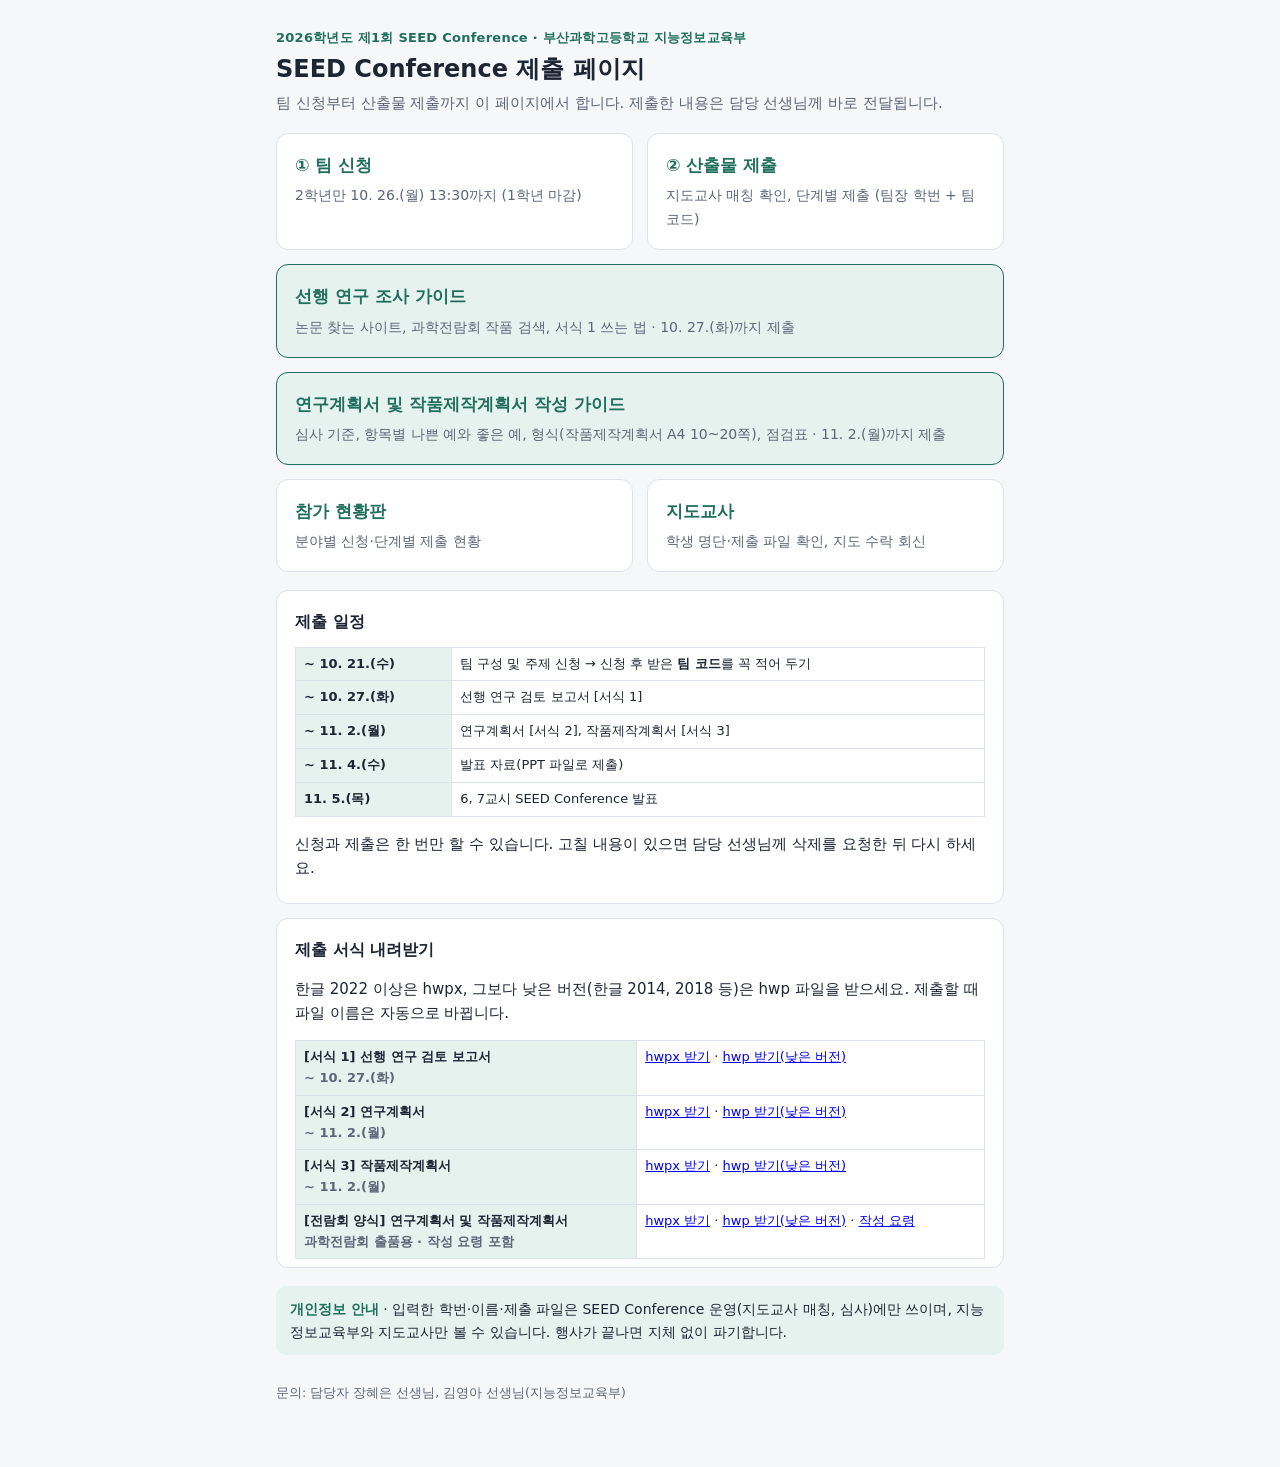
<file: index.html>
<!doctype html>
<html lang="ko"><head><meta charset="utf-8">
<meta http-equiv="Content-Security-Policy" content="default-src 'none'; script-src 'self'; style-src 'self'; img-src 'self' data:; connect-src https://script.google.com https://script.googleusercontent.com; form-action 'none'; base-uri 'none'; object-src 'none'; manifest-src 'none'">
<meta name="referrer" content="no-referrer">
<meta name="robots" content="noindex,nofollow,noarchive">
<meta name="viewport" content="width=device-width,initial-scale=1">
<title>SEED Conference 제출 페이지</title>
<link rel="icon" href="data:,">
<link rel="stylesheet" href="assets/common.css">
<script src="assets/config.js" defer></script>
<script src="assets/common.js" defer></script>
</head><body><div class="wrap">
<header>
  <div class="kicker">2026학년도 제1회 SEED Conference · 부산과학고등학교 지능정보교육부</div>
  <h1>SEED Conference 제출 페이지</h1>
  <p>팀 신청부터 산출물 제출까지 이 페이지에서 합니다. 제출한 내용은 담당 선생님께 바로 전달됩니다.</p>
</header>
<div class="links">
  <a href="student.html"><b>① 팀 신청</b><span>2학년만 10. 26.(월) 13:30까지 (1학년 마감)</span></a>
  <a href="submit.html"><b>② 산출물 제출</b><span>지도교사 매칭 확인, 단계별 제출 (팀장 학번 + 팀 코드)</span></a>
  <a class="wide" href="guide.html"><b>선행 연구 조사 가이드</b><span>논문 찾는 사이트, 과학전람회 작품 검색, 서식 1 쓰는 법 · 10. 27.(화)까지 제출</span></a>
  <a class="wide" href="plan.html"><b>연구계획서 및 작품제작계획서 작성 가이드</b><span>심사 기준, 항목별 나쁜 예와 좋은 예, 형식(작품제작계획서 A4 10~20쪽), 점검표 · 11. 2.(월)까지 제출</span></a>
  <a href="board.html"><b>참가 현황판</b><span>분야별 신청·단계별 제출 현황</span></a>
  <a href="teacher.html"><b>지도교사</b><span>학생 명단·제출 파일 확인, 지도 수락 회신</span></a>
</div>
<div class="card"><h2>제출 일정</h2>
  <table><tbody>
    <tr><th>~ 10. 21.(수)</th><td>팀 구성 및 주제 신청 → 신청 후 받은 <b>팀 코드</b>를 꼭 적어 두기</td></tr>
    <tr><th>~ 10. 27.(화)</th><td>선행 연구 검토 보고서 [서식 1]</td></tr>
    <tr><th>~ 11. 2.(월)</th><td>연구계획서 [서식 2], 작품제작계획서 [서식 3]</td></tr>
    <tr><th>~ 11. 4.(수)</th><td>발표 자료(PPT 파일로 제출)</td></tr>
    <tr><th>11. 5.(목)</th><td>6, 7교시 SEED Conference 발표</td></tr>
  </tbody></table>
  <p class="hint">신청과 제출은 한 번만 할 수 있습니다. 고칠 내용이 있으면 담당 선생님께 삭제를 요청한 뒤 다시 하세요.</p>
</div>
<div class="card"><h2>제출 서식 내려받기</h2>
  <p class="hint">한글 2022 이상은 hwpx, 그보다 낮은 버전(한글 2014, 2018 등)은 hwp 파일을 받으세요. 제출할 때 파일 이름은 자동으로 바뀝니다.</p>
  <div class="tablewrap"><table><tbody>
    <tr><th>[서식 1] 선행 연구 검토 보고서<br><span class="muted">~ 10. 27.(화)</span></th><td><a href="forms/seed-form1.hwpx" download="[서식1] SEED_선행연구검토보고서.hwpx">hwpx 받기</a> · <a href="forms/seed-form1.hwp" download="[서식1] SEED_선행연구검토보고서.hwp">hwp 받기(낮은 버전)</a></td></tr>
    <tr><th>[서식 2] 연구계획서<br><span class="muted">~ 11. 2.(월)</span></th><td><a href="forms/seed-form2.hwpx" download="[서식2] SEED_연구계획서.hwpx">hwpx 받기</a> · <a href="forms/seed-form2.hwp" download="[서식2] SEED_연구계획서.hwp">hwp 받기(낮은 버전)</a></td></tr>
    <tr><th>[서식 3] 작품제작계획서<br><span class="muted">~ 11. 2.(월)</span></th><td><a href="forms/seed-form3.hwpx" download="[서식3] SEED_작품제작계획서.hwpx">hwpx 받기</a> · <a href="forms/seed-form3.hwp" download="[서식3] SEED_작품제작계획서.hwp">hwp 받기(낮은 버전)</a></td></tr>
    <tr><th>[전람회 양식] 연구계획서 및 작품제작계획서<br><span class="muted">과학전람회 출품용 · 작성 요령 포함</span></th><td><a href="forms/seed-fair-plan.hwpx" download="[전람회 양식] 연구계획서 및 작품제작계획서.hwpx">hwpx 받기</a> · <a href="forms/seed-fair-plan.hwp" download="[전람회 양식] 연구계획서 및 작품제작계획서.hwp">hwp 받기(낮은 버전)</a> · <a href="plan.html#fair">작성 요령</a></td></tr>
  </tbody></table></div>
</div>
<div class="notice"><b>개인정보 안내</b> · 입력한 학번·이름·제출 파일은 SEED Conference 운영(지도교사 매칭, 심사)에만 쓰이며, 지능정보교육부와 지도교사만 볼 수 있습니다. 행사가 끝나면 지체 없이 파기합니다.</div>
<footer>문의: 담당자 장혜은 선생님, 김영아 선생님(지능정보교육부)</footer>
</div></body></html>
</file>
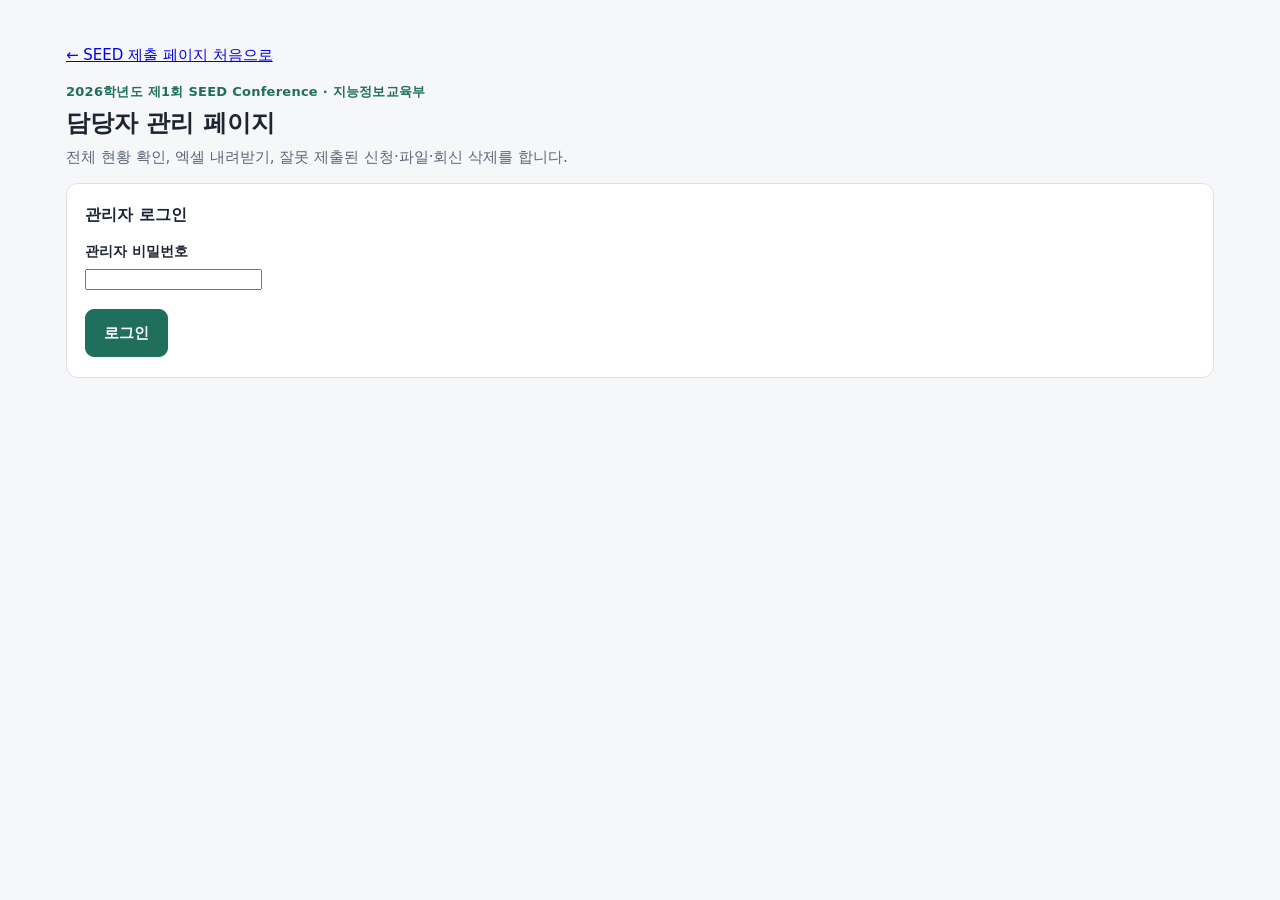
<file: admin.html>
<!doctype html>
<html lang="ko"><head><meta charset="utf-8">
<meta http-equiv="Content-Security-Policy" content="default-src 'none'; script-src 'self'; style-src 'self'; img-src 'self' data:; connect-src https://script.google.com https://script.googleusercontent.com; form-action 'none'; base-uri 'none'; object-src 'none'; manifest-src 'none'">
<meta name="referrer" content="no-referrer">
<meta name="robots" content="noindex,nofollow,noarchive">
<meta name="viewport" content="width=device-width,initial-scale=1">
<title>SEED 담당자 관리</title>
<link rel="icon" href="data:,">
<link rel="stylesheet" href="assets/common.css">
<script src="assets/config.js" defer></script>
<script src="assets/common.js" defer></script>
<script src="assets/xlsx-0.18.5.mini.min.js" defer></script>
<script src="assets/dash.js" defer></script>
<script src="assets/admin.js" defer></script>
</head><body><div class="wrap wide">
<p class="muted"><a href="./">← SEED 제출 페이지 처음으로</a></p>
<header>
  <div class="kicker">2026학년도 제1회 SEED Conference · 지능정보교육부</div>
  <h1>담당자 관리 페이지</h1>
  <p>전체 현황 확인, 엑셀 내려받기, 잘못 제출된 신청·파일·회신 삭제를 합니다.</p>
</header>
<form id="login" class="card" novalidate><h2>관리자 로그인</h2>
  <div class="field"><label for="pw">관리자 비밀번호</label><input type="password" id="pw" autocomplete="current-password"></div>
  <div class="actions"><button type="submit" class="primary" id="enter">로그인</button></div>
  <div id="lmsg" class="msg" role="status"></div>
</form>
<div id="app" class="hidden">
  <div class="tabs"><button type="button" class="primary" id="xlsx">엑셀로 내려받기</button><button type="button" id="reload">새로고침</button><button type="button" id="logout" class="right">로그아웃</button></div>
  <div class="stats" id="stats"></div>
  <div id="dmsg" class="msg" role="status"></div>
  <div class="card"><h2>신청 팀·제출 현황</h2>
    <div class="filters"><select id="fArea"><option value="">전체 분야</option></select><input type="text" id="fQ" maxlength="20" placeholder="학번·이름·주제 검색"></div>
    <div class="hint">팀을 삭제하면 그 팀의 제출 파일도 함께 지워지고, 학생들이 다시 신청할 수 있게 됩니다. 파일만 삭제하면 그 단계만 다시 제출할 수 있습니다.</div>
    <div class="tablewrap" id="teams"></div></div>
  <div class="card"><h2>1학년 반별 신청 현황 · 미신청 학생</h2><div id="classes"></div></div>
  <div class="card"><h2>지도교사 회신</h2><div class="tablewrap" id="replies"></div></div>
</div>
</div></body></html>
</file>
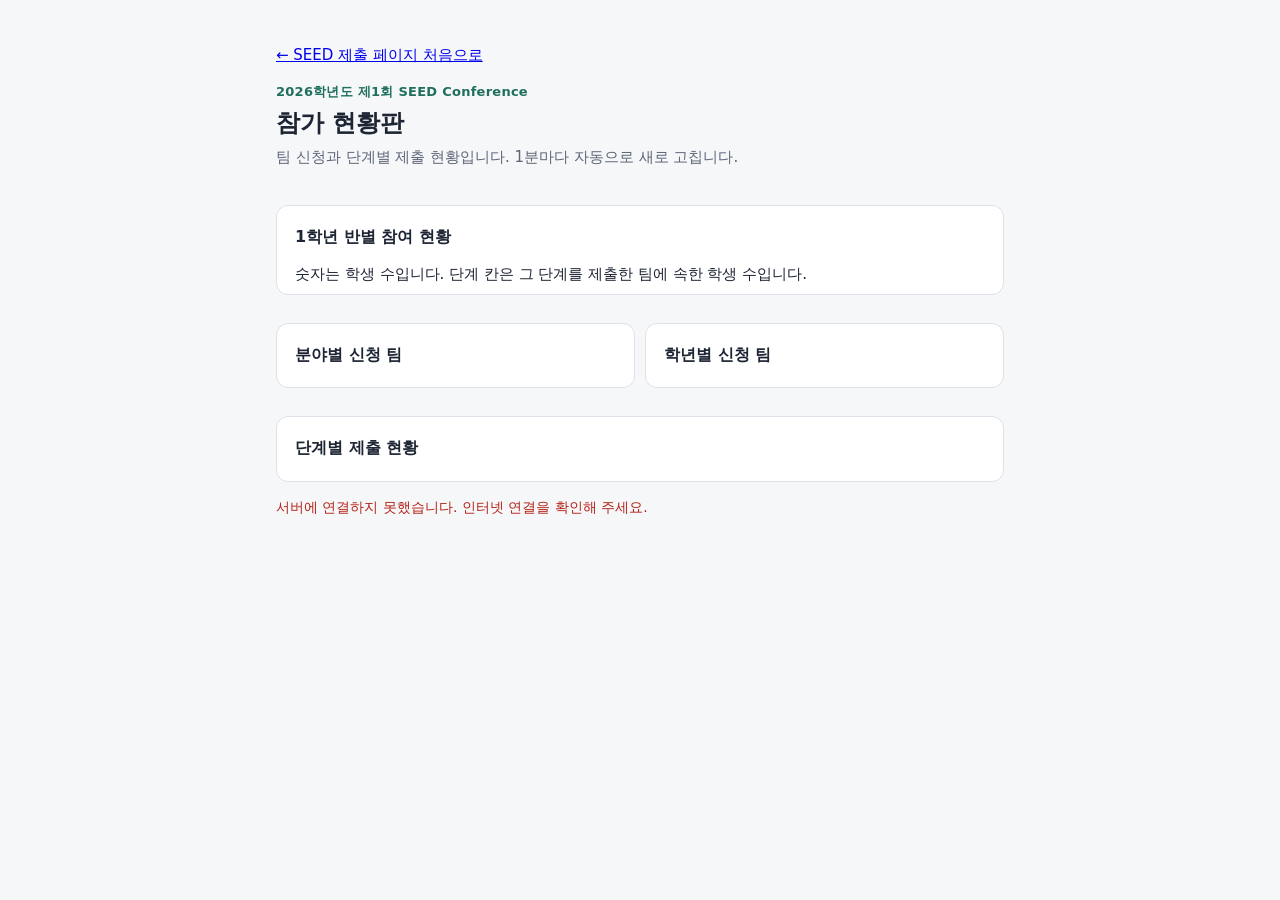
<file: board.html>
<!doctype html>
<html lang="ko"><head><meta charset="utf-8">
<meta http-equiv="Content-Security-Policy" content="default-src 'none'; script-src 'self'; style-src 'self'; img-src 'self' data:; connect-src https://script.google.com https://script.googleusercontent.com; form-action 'none'; base-uri 'none'; object-src 'none'; manifest-src 'none'">
<meta name="referrer" content="no-referrer">
<meta name="robots" content="noindex,nofollow,noarchive">
<meta name="viewport" content="width=device-width,initial-scale=1">
<title>SEED 참가 현황판</title>
<link rel="icon" href="data:,">
<link rel="stylesheet" href="assets/common.css">
<script src="assets/config.js" defer></script>
<script src="assets/common.js" defer></script>
<script src="assets/board.js" defer></script>
</head><body><div class="wrap">
<p class="muted"><a href="./">← SEED 제출 페이지 처음으로</a></p>
<header>
  <div class="kicker">2026학년도 제1회 SEED Conference</div>
  <h1>참가 현황판</h1>
  <p>팀 신청과 단계별 제출 현황입니다. 1분마다 자동으로 새로 고칩니다. <span class="muted" id="updated"></span></p>
</header>
<div class="big" id="big"></div>
<div class="card" id="gradeCard"><h2>1학년 반별 참여 현황 <span class="muted" id="g1sum"></span></h2>
  <div class="tablewrap"><table class="cls" id="cls"></table></div>
  <div class="hint">숫자는 학생 수입니다. 단계 칸은 그 단계를 제출한 팀에 속한 학생 수입니다.</div></div>
<div class="grid2 board">
  <div class="card"><h2>분야별 신청 팀</h2><div id="areas" class="bars"></div></div>
  <div class="card"><h2>학년별 신청 팀</h2><div id="grades" class="bars"></div></div>
</div>
<div class="card"><h2>단계별 제출 현황</h2><div id="stages" class="bars"></div></div>
<div id="msg" class="msg" role="status"></div>
</div></body></html>
</file>
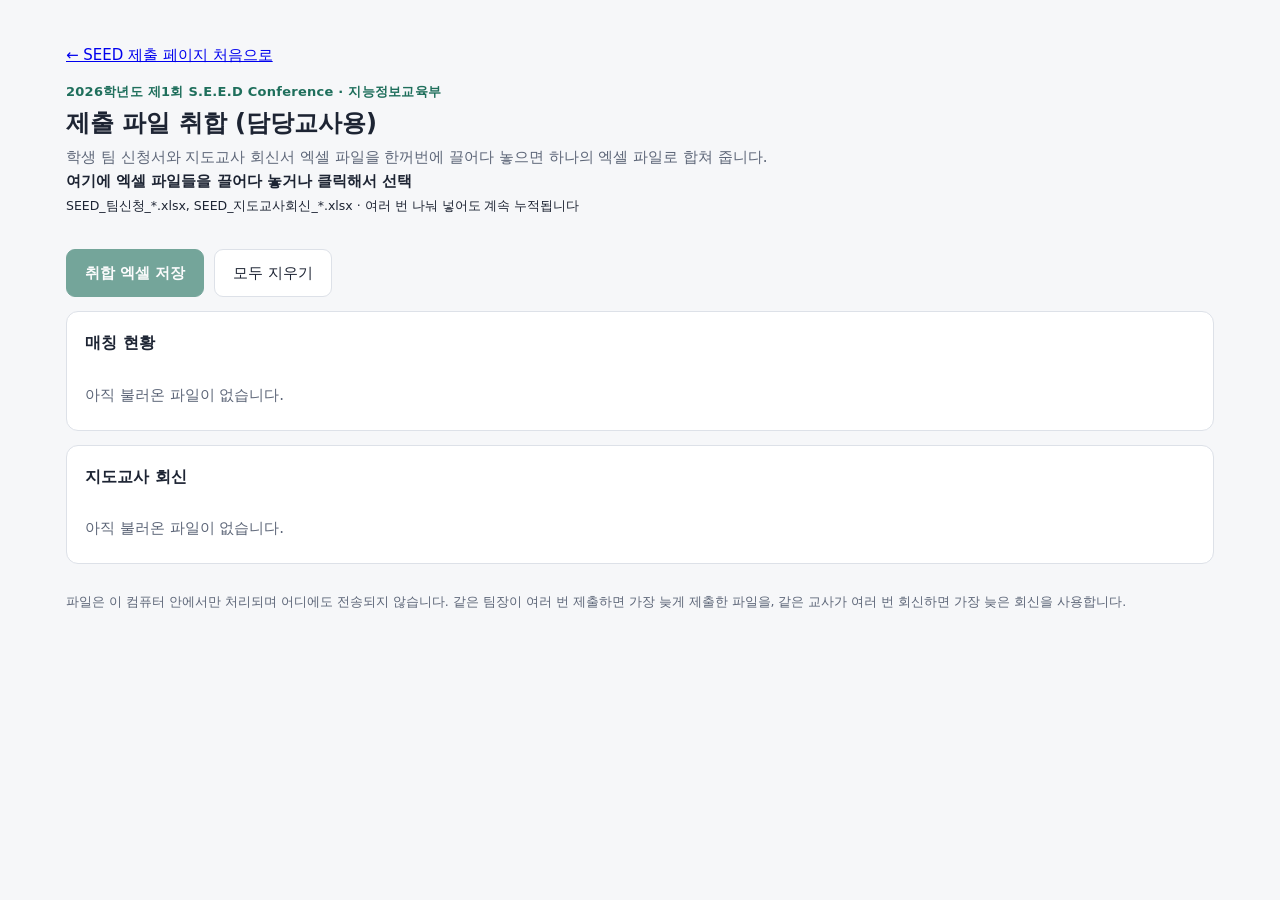
<file: collect.html>
<!doctype html>
<html lang="ko"><head><meta charset="utf-8">
<meta http-equiv="Content-Security-Policy" content="default-src 'none'; script-src 'self'; style-src 'self'; img-src 'self' data:; connect-src 'none'; form-action 'none'; base-uri 'none'; object-src 'none'; manifest-src 'none'">
<meta name="referrer" content="no-referrer">
<meta name="robots" content="noindex,nofollow,noarchive">
<meta name="viewport" content="width=device-width,initial-scale=1">
<title>SEED 제출 파일 취합</title>
<link rel="icon" href="data:,">
<link rel="stylesheet" href="assets/common.css">
<script src="assets/xlsx-0.18.5.mini.min.js" defer></script>
<script src="assets/common.js" defer></script>
<script src="assets/xlsxread.js" defer></script>
<script src="assets/collect.js" defer></script>
</head><body><div class="wrap wide">
<p class="muted"><a href="./">← SEED 제출 페이지 처음으로</a></p>
<header>
  <div class="kicker">2026학년도 제1회 S.E.E.D Conference · 지능정보교육부</div>
  <h1>제출 파일 취합 (담당교사용)</h1>
  <p>학생 팀 신청서와 지도교사 회신서 엑셀 파일을 한꺼번에 끌어다 놓으면 하나의 엑셀 파일로 합쳐 줍니다.</p>
</header>

<label class="drop" id="drop">
  <input type="file" id="file" multiple accept=".xlsx" hidden>
  <b>여기에 엑셀 파일들을 끌어다 놓거나 클릭해서 선택</b><br>
  <small>SEED_팀신청_*.xlsx, SEED_지도교사회신_*.xlsx · 여러 번 나눠 넣어도 계속 누적됩니다</small>
</label>

<div class="stats" id="stats"></div>
<div id="warns"></div>
<div class="actions">
  <button class="primary" id="save" disabled>취합 엑셀 저장</button>
  <button id="clear">모두 지우기</button>
</div>
<div id="msg" class="msg"></div>

<div class="card"><h2>매칭 현황</h2><div class="tablewrap" id="tblMatch"><p class="muted">아직 불러온 파일이 없습니다.</p></div></div>
<div class="card"><h2>지도교사 회신</h2><div class="tablewrap" id="tblTeacher"><p class="muted">아직 불러온 파일이 없습니다.</p></div></div>
<footer>파일은 이 컴퓨터 안에서만 처리되며 어디에도 전송되지 않습니다. 같은 팀장이 여러 번 제출하면 가장 늦게 제출한 파일을, 같은 교사가 여러 번 회신하면 가장 늦은 회신을 사용합니다.</footer>
</div>
</body></html>
</file>
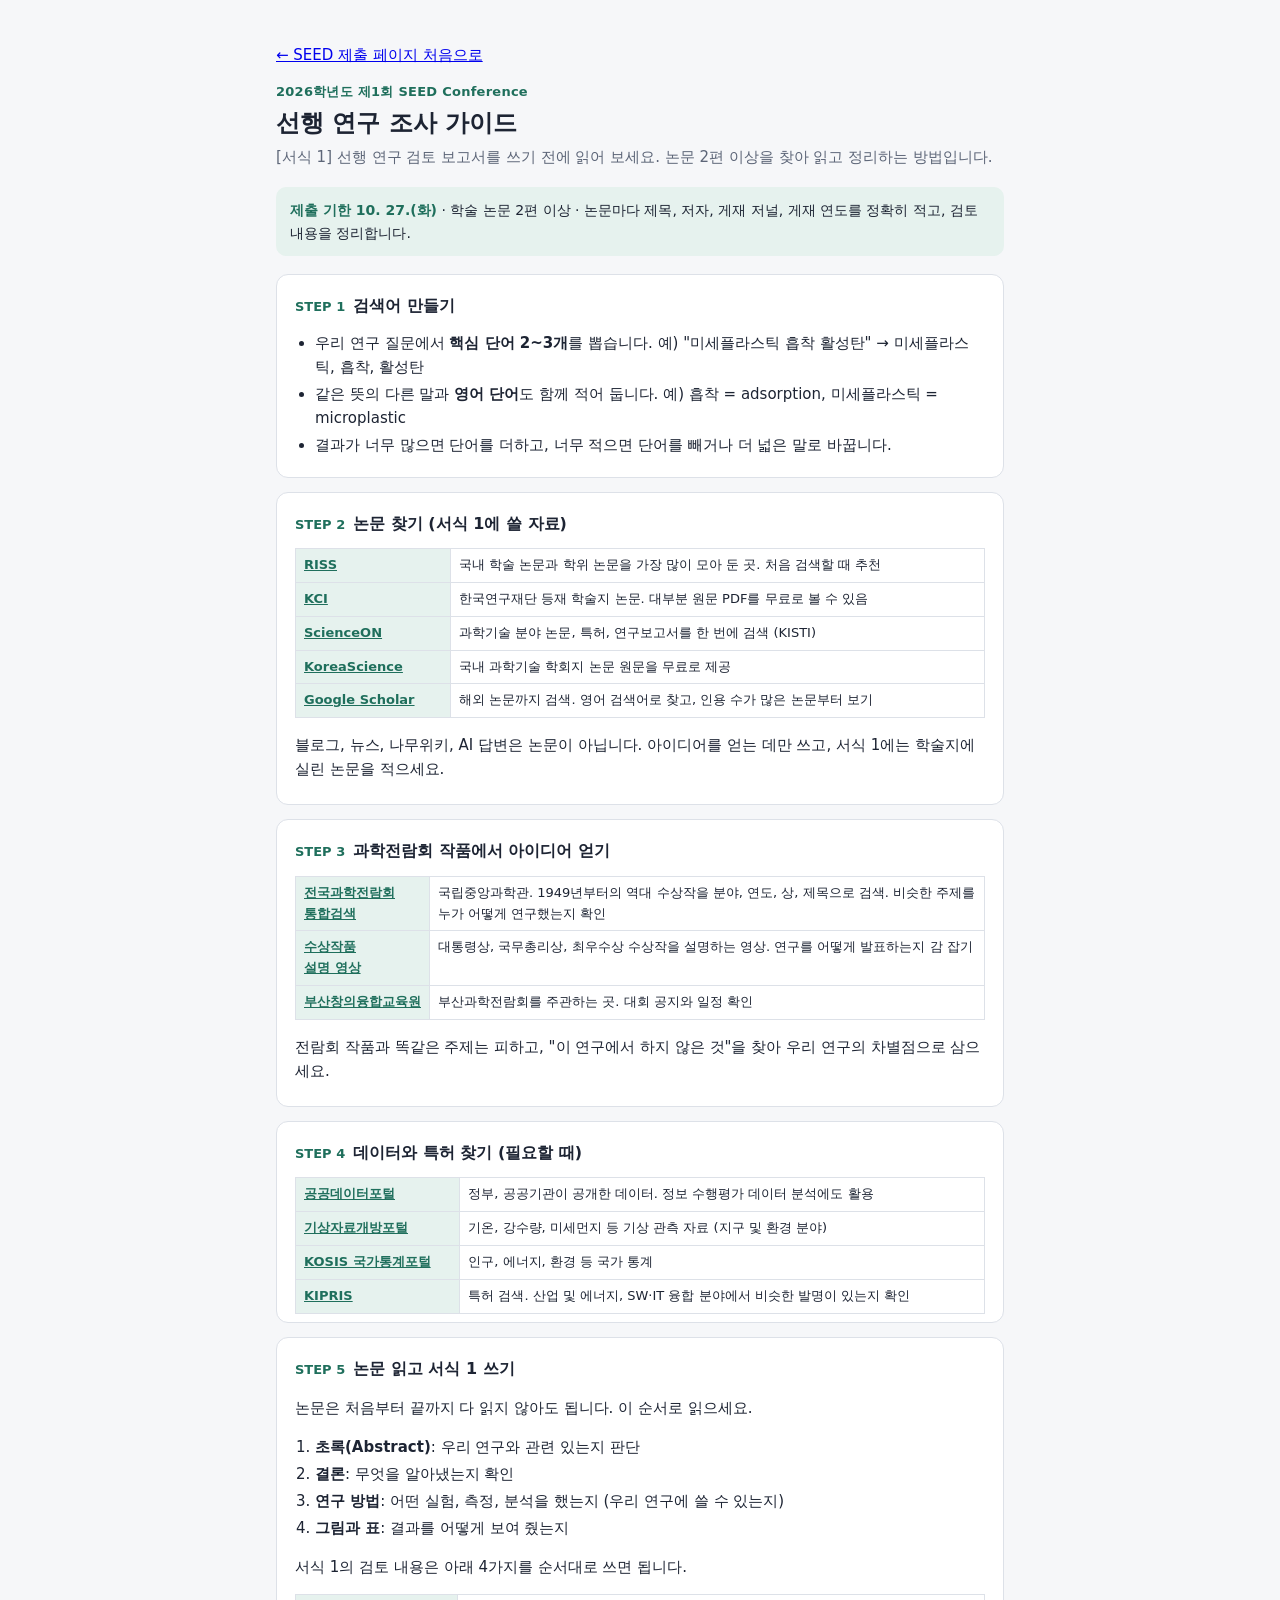
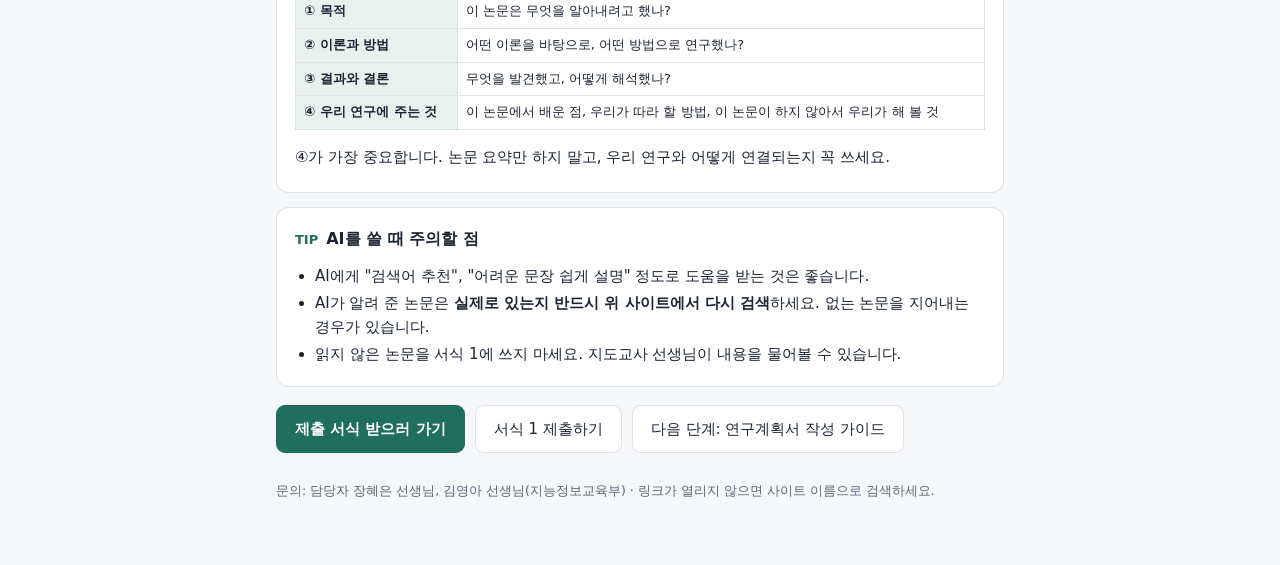
<file: guide.html>
<!doctype html>
<html lang="ko"><head><meta charset="utf-8">
<meta http-equiv="Content-Security-Policy" content="default-src 'none'; script-src 'self'; style-src 'self'; img-src 'self' data:; connect-src https://script.google.com https://script.googleusercontent.com; form-action 'none'; base-uri 'none'; object-src 'none'; manifest-src 'none'">
<meta name="referrer" content="no-referrer">
<meta name="robots" content="noindex,nofollow,noarchive">
<meta name="viewport" content="width=device-width,initial-scale=1">
<title>SEED 선행 연구 조사 가이드</title>
<link rel="icon" href="data:,">
<link rel="stylesheet" href="assets/common.css">
<script src="assets/config.js" defer></script>
<script src="assets/common.js" defer></script>
</head><body><div class="wrap">
<p class="muted"><a href="./">← SEED 제출 페이지 처음으로</a></p>
<header>
  <div class="kicker">2026학년도 제1회 SEED Conference</div>
  <h1>선행 연구 조사 가이드</h1>
  <p>[서식 1] 선행 연구 검토 보고서를 쓰기 전에 읽어 보세요. 논문 2편 이상을 찾아 읽고 정리하는 방법입니다.</p>
</header>

<div class="notice"><b>제출 기한 10. 27.(화)</b> · 학술 논문 2편 이상 · 논문마다 제목, 저자, 게재 저널, 게재 연도를 정확히 적고, 검토 내용을 정리합니다.</div>

<div class="card"><h2><span class="step">STEP 1</span>검색어 만들기</h2>
  <ul>
    <li>우리 연구 질문에서 <b>핵심 단어 2~3개</b>를 뽑습니다. 예) "미세플라스틱 흡착 활성탄" → 미세플라스틱, 흡착, 활성탄</li>
    <li>같은 뜻의 다른 말과 <b>영어 단어</b>도 함께 적어 둡니다. 예) 흡착 = adsorption, 미세플라스틱 = microplastic</li>
    <li>결과가 너무 많으면 단어를 더하고, 너무 적으면 단어를 빼거나 더 넓은 말로 바꿉니다.</li>
  </ul>
</div>

<div class="card"><h2><span class="step">STEP 2</span>논문 찾기 (서식 1에 쓸 자료)</h2>
  <div class="tablewrap"><table><tbody>
    <tr><th><a href="https://www.riss.kr" target="_blank" rel="noopener noreferrer">RISS</a></th><td>국내 학술 논문과 학위 논문을 가장 많이 모아 둔 곳. 처음 검색할 때 추천</td></tr>
    <tr><th><a href="https://www.kci.go.kr" target="_blank" rel="noopener noreferrer">KCI</a></th><td>한국연구재단 등재 학술지 논문. 대부분 원문 PDF를 무료로 볼 수 있음</td></tr>
    <tr><th><a href="https://scienceon.kisti.re.kr" target="_blank" rel="noopener noreferrer">ScienceON</a></th><td>과학기술 분야 논문, 특허, 연구보고서를 한 번에 검색 (KISTI)</td></tr>
    <tr><th><a href="https://www.koreascience.kr" target="_blank" rel="noopener noreferrer">KoreaScience</a></th><td>국내 과학기술 학회지 논문 원문을 무료로 제공</td></tr>
    <tr><th><a href="https://scholar.google.co.kr" target="_blank" rel="noopener noreferrer">Google Scholar</a></th><td>해외 논문까지 검색. 영어 검색어로 찾고, 인용 수가 많은 논문부터 보기</td></tr>
  </tbody></table></div>
  <p class="hint">블로그, 뉴스, 나무위키, AI 답변은 논문이 아닙니다. 아이디어를 얻는 데만 쓰고, 서식 1에는 학술지에 실린 논문을 적으세요.</p>
</div>

<div class="card"><h2><span class="step">STEP 3</span>과학전람회 작품에서 아이디어 얻기</h2>
  <div class="tablewrap"><table><tbody>
    <tr><th><a href="https://www.science.go.kr/mps/1079/bbs/423/moveBbsNttList.do" target="_blank" rel="noopener noreferrer">전국과학전람회<br>통합검색</a></th><td>국립중앙과학관. 1949년부터의 역대 수상작을 분야, 연도, 상, 제목으로 검색. 비슷한 주제를 누가 어떻게 연구했는지 확인</td></tr>
    <tr><th><a href="https://www.science.go.kr/mps/1081/bbs/158/moveBbsNttList.do" target="_blank" rel="noopener noreferrer">수상작품<br>설명 영상</a></th><td>대통령상, 국무총리상, 최우수상 수상작을 설명하는 영상. 연구를 어떻게 발표하는지 감 잡기</td></tr>
    <tr><th><a href="https://home.pen.go.kr/bicce/" target="_blank" rel="noopener noreferrer">부산창의융합교육원</a></th><td>부산과학전람회를 주관하는 곳. 대회 공지와 일정 확인</td></tr>
  </tbody></table></div>
  <p class="hint">전람회 작품과 똑같은 주제는 피하고, "이 연구에서 하지 않은 것"을 찾아 우리 연구의 차별점으로 삼으세요.</p>
</div>

<div class="card"><h2><span class="step">STEP 4</span>데이터와 특허 찾기 (필요할 때)</h2>
  <div class="tablewrap"><table><tbody>
    <tr><th><a href="https://www.data.go.kr" target="_blank" rel="noopener noreferrer">공공데이터포털</a></th><td>정부, 공공기관이 공개한 데이터. 정보 수행평가 데이터 분석에도 활용</td></tr>
    <tr><th><a href="https://data.kma.go.kr" target="_blank" rel="noopener noreferrer">기상자료개방포털</a></th><td>기온, 강수량, 미세먼지 등 기상 관측 자료 (지구 및 환경 분야)</td></tr>
    <tr><th><a href="https://kosis.kr" target="_blank" rel="noopener noreferrer">KOSIS 국가통계포털</a></th><td>인구, 에너지, 환경 등 국가 통계</td></tr>
    <tr><th><a href="https://www.kipris.or.kr" target="_blank" rel="noopener noreferrer">KIPRIS</a></th><td>특허 검색. 산업 및 에너지, SW·IT 융합 분야에서 비슷한 발명이 있는지 확인</td></tr>
  </tbody></table></div>
</div>

<div class="card"><h2><span class="step">STEP 5</span>논문 읽고 서식 1 쓰기</h2>
  <p>논문은 처음부터 끝까지 다 읽지 않아도 됩니다. 이 순서로 읽으세요.</p>
  <ol>
    <li><b>초록(Abstract)</b>: 우리 연구와 관련 있는지 판단</li>
    <li><b>결론</b>: 무엇을 알아냈는지 확인</li>
    <li><b>연구 방법</b>: 어떤 실험, 측정, 분석을 했는지 (우리 연구에 쓸 수 있는지)</li>
    <li><b>그림과 표</b>: 결과를 어떻게 보여 줬는지</li>
  </ol>
  <p>서식 1의 검토 내용은 아래 4가지를 순서대로 쓰면 됩니다.</p>
  <div class="tablewrap"><table><tbody>
    <tr><th>① 목적</th><td>이 논문은 무엇을 알아내려고 했나?</td></tr>
    <tr><th>② 이론과 방법</th><td>어떤 이론을 바탕으로, 어떤 방법으로 연구했나?</td></tr>
    <tr><th>③ 결과와 결론</th><td>무엇을 발견했고, 어떻게 해석했나?</td></tr>
    <tr><th>④ 우리 연구에 주는 것</th><td>이 논문에서 배운 점, 우리가 따라 할 방법, 이 논문이 하지 않아서 우리가 해 볼 것</td></tr>
  </tbody></table></div>
  <p class="hint">④가 가장 중요합니다. 논문 요약만 하지 말고, 우리 연구와 어떻게 연결되는지 꼭 쓰세요.</p>
</div>

<div class="card"><h2><span class="step">TIP</span>AI를 쓸 때 주의할 점</h2>
  <ul>
    <li>AI에게 "검색어 추천", "어려운 문장 쉽게 설명" 정도로 도움을 받는 것은 좋습니다.</li>
    <li>AI가 알려 준 논문은 <b>실제로 있는지 반드시 위 사이트에서 다시 검색</b>하세요. 없는 논문을 지어내는 경우가 있습니다.</li>
    <li>읽지 않은 논문을 서식 1에 쓰지 마세요. 지도교사 선생님이 내용을 물어볼 수 있습니다.</li>
  </ul>
</div>

<div class="actions"><a class="btn primary" href="./">제출 서식 받으러 가기</a><a class="btn" href="submit.html">서식 1 제출하기</a><a class="btn" href="plan.html">다음 단계: 연구계획서 작성 가이드</a></div>
<footer>문의: 담당자 장혜은 선생님, 김영아 선생님(지능정보교육부) · 링크가 열리지 않으면 사이트 이름으로 검색하세요.</footer>
</div></body></html>
</file>
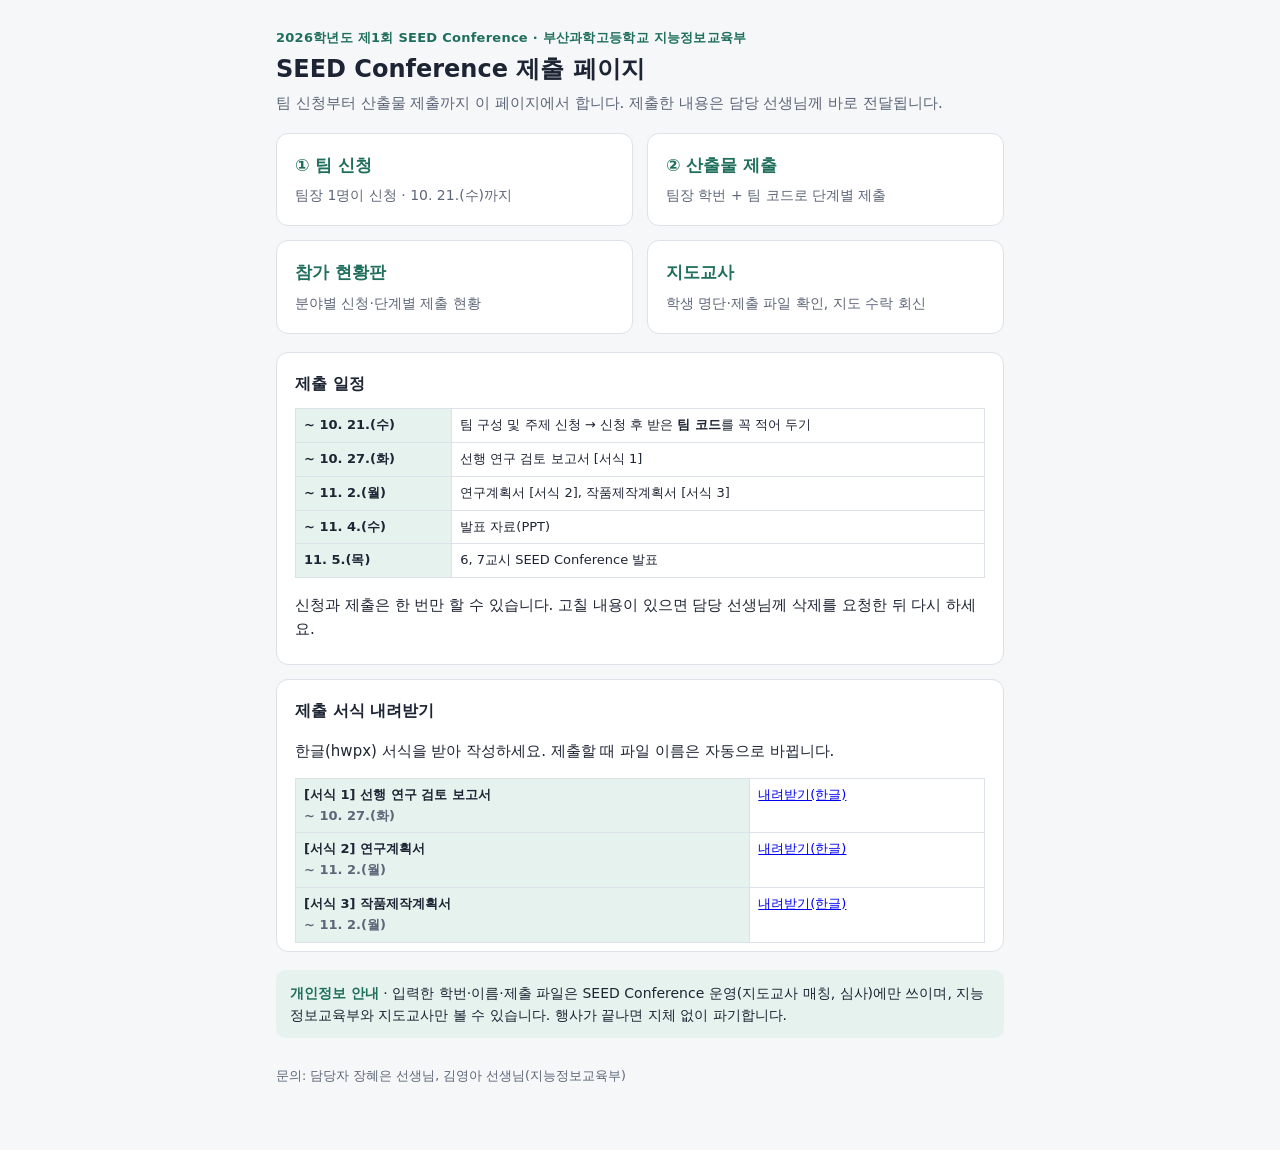
<file: index_1.html>
<!doctype html>
<html lang="ko"><head><meta charset="utf-8">
<meta http-equiv="Content-Security-Policy" content="default-src 'none'; script-src 'self'; style-src 'self'; img-src 'self' data:; connect-src https://script.google.com https://script.googleusercontent.com; form-action 'none'; base-uri 'none'; object-src 'none'; manifest-src 'none'">
<meta name="referrer" content="no-referrer">
<meta name="robots" content="noindex,nofollow,noarchive">
<meta name="viewport" content="width=device-width,initial-scale=1">
<title>SEED Conference 제출 페이지</title>
<link rel="icon" href="data:,">
<link rel="stylesheet" href="assets/common.css">
<script src="assets/config.js" defer></script>
<script src="assets/common.js" defer></script>
</head><body><div class="wrap">
<header>
  <div class="kicker">2026학년도 제1회 SEED Conference · 부산과학고등학교 지능정보교육부</div>
  <h1>SEED Conference 제출 페이지</h1>
  <p>팀 신청부터 산출물 제출까지 이 페이지에서 합니다. 제출한 내용은 담당 선생님께 바로 전달됩니다.</p>
</header>
<div class="links">
  <a href="student.html"><b>① 팀 신청</b><span>팀장 1명이 신청 · 10. 21.(수)까지</span></a>
  <a href="submit.html"><b>② 산출물 제출</b><span>팀장 학번 + 팀 코드로 단계별 제출</span></a>
  <a href="board.html"><b>참가 현황판</b><span>분야별 신청·단계별 제출 현황</span></a>
  <a href="teacher.html"><b>지도교사</b><span>학생 명단·제출 파일 확인, 지도 수락 회신</span></a>
</div>
<div class="card"><h2>제출 일정</h2>
  <table><tbody>
    <tr><th>~ 10. 21.(수)</th><td>팀 구성 및 주제 신청 → 신청 후 받은 <b>팀 코드</b>를 꼭 적어 두기</td></tr>
    <tr><th>~ 10. 27.(화)</th><td>선행 연구 검토 보고서 [서식 1]</td></tr>
    <tr><th>~ 11. 2.(월)</th><td>연구계획서 [서식 2], 작품제작계획서 [서식 3]</td></tr>
    <tr><th>~ 11. 4.(수)</th><td>발표 자료(PPT)</td></tr>
    <tr><th>11. 5.(목)</th><td>6, 7교시 SEED Conference 발표</td></tr>
  </tbody></table>
  <p class="hint">신청과 제출은 한 번만 할 수 있습니다. 고칠 내용이 있으면 담당 선생님께 삭제를 요청한 뒤 다시 하세요.</p>
</div>
<div class="card"><h2>제출 서식 내려받기</h2>
  <p class="hint">한글(hwpx) 서식을 받아 작성하세요. 제출할 때 파일 이름은 자동으로 바뀝니다.</p>
  <div class="tablewrap"><table><tbody>
    <tr><th>[서식 1] 선행 연구 검토 보고서<br><span class="muted">~ 10. 27.(화)</span></th><td><a href="forms/seed-form1.hwpx" download="[서식1] SEED_선행연구검토보고서.hwpx">내려받기(한글)</a></td></tr>
    <tr><th>[서식 2] 연구계획서<br><span class="muted">~ 11. 2.(월)</span></th><td><a href="forms/seed-form2.hwpx" download="[서식2] SEED_연구계획서.hwpx">내려받기(한글)</a></td></tr>
    <tr><th>[서식 3] 작품제작계획서<br><span class="muted">~ 11. 2.(월)</span></th><td><a href="forms/seed-form3.hwpx" download="[서식3] SEED_작품제작계획서.hwpx">내려받기(한글)</a></td></tr>
  </tbody></table></div>
</div>
<div class="notice"><b>개인정보 안내</b> · 입력한 학번·이름·제출 파일은 SEED Conference 운영(지도교사 매칭, 심사)에만 쓰이며, 지능정보교육부와 지도교사만 볼 수 있습니다. 행사가 끝나면 지체 없이 파기합니다.</div>
<footer>문의: 담당자 장혜은 선생님, 김영아 선생님(지능정보교육부)</footer>
</div></body></html>
</file>
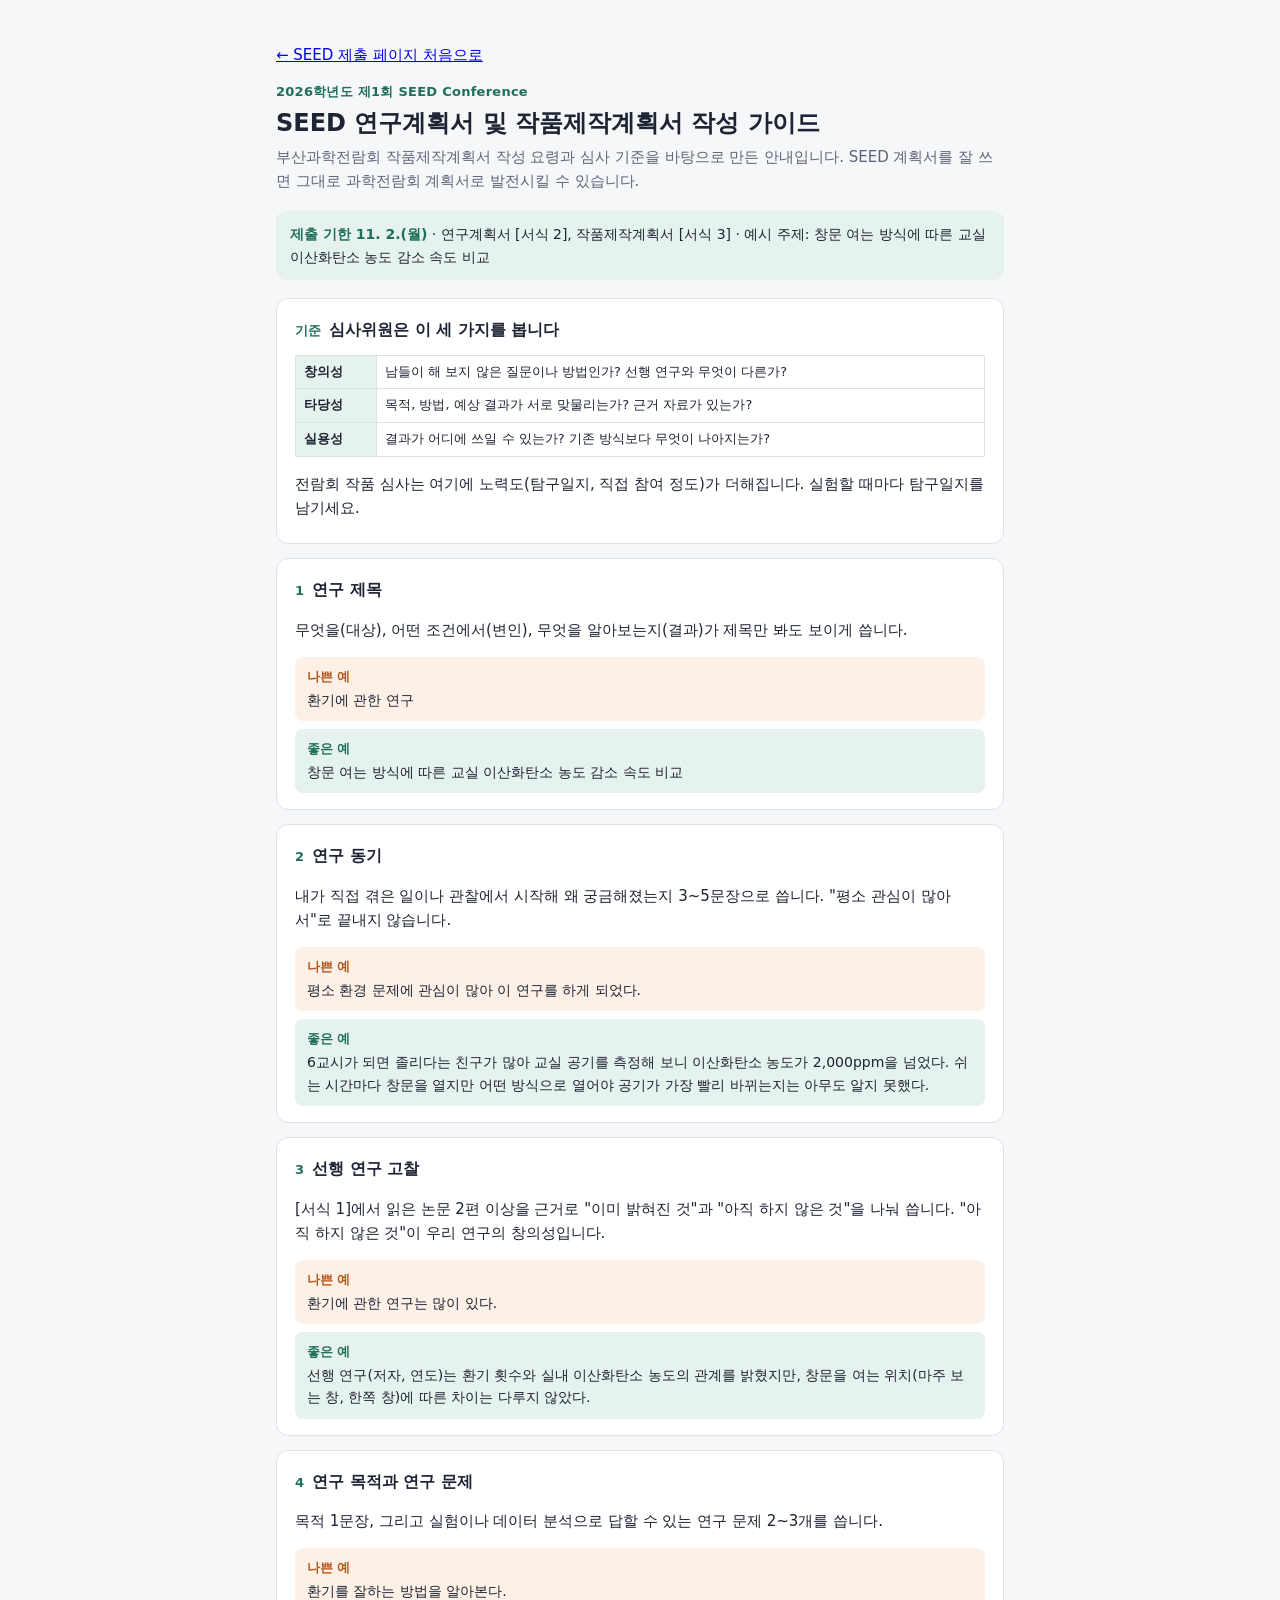
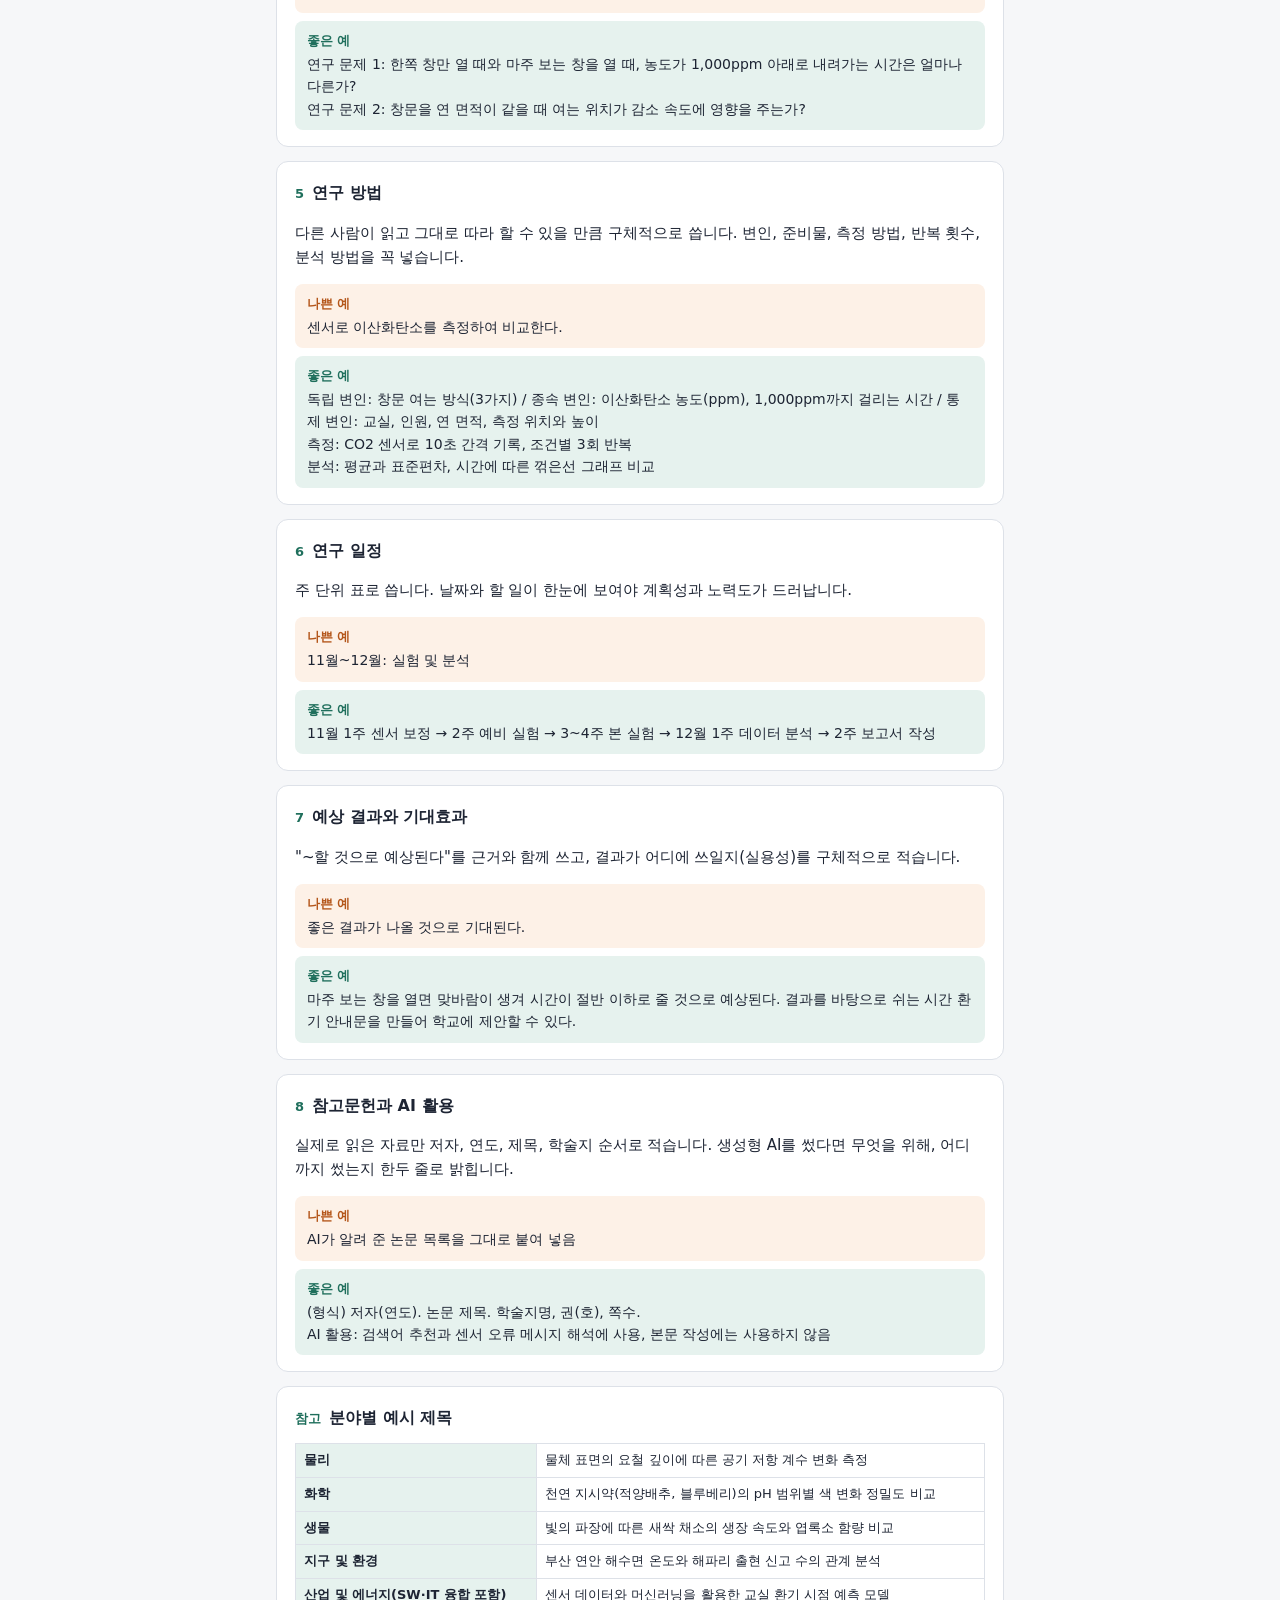
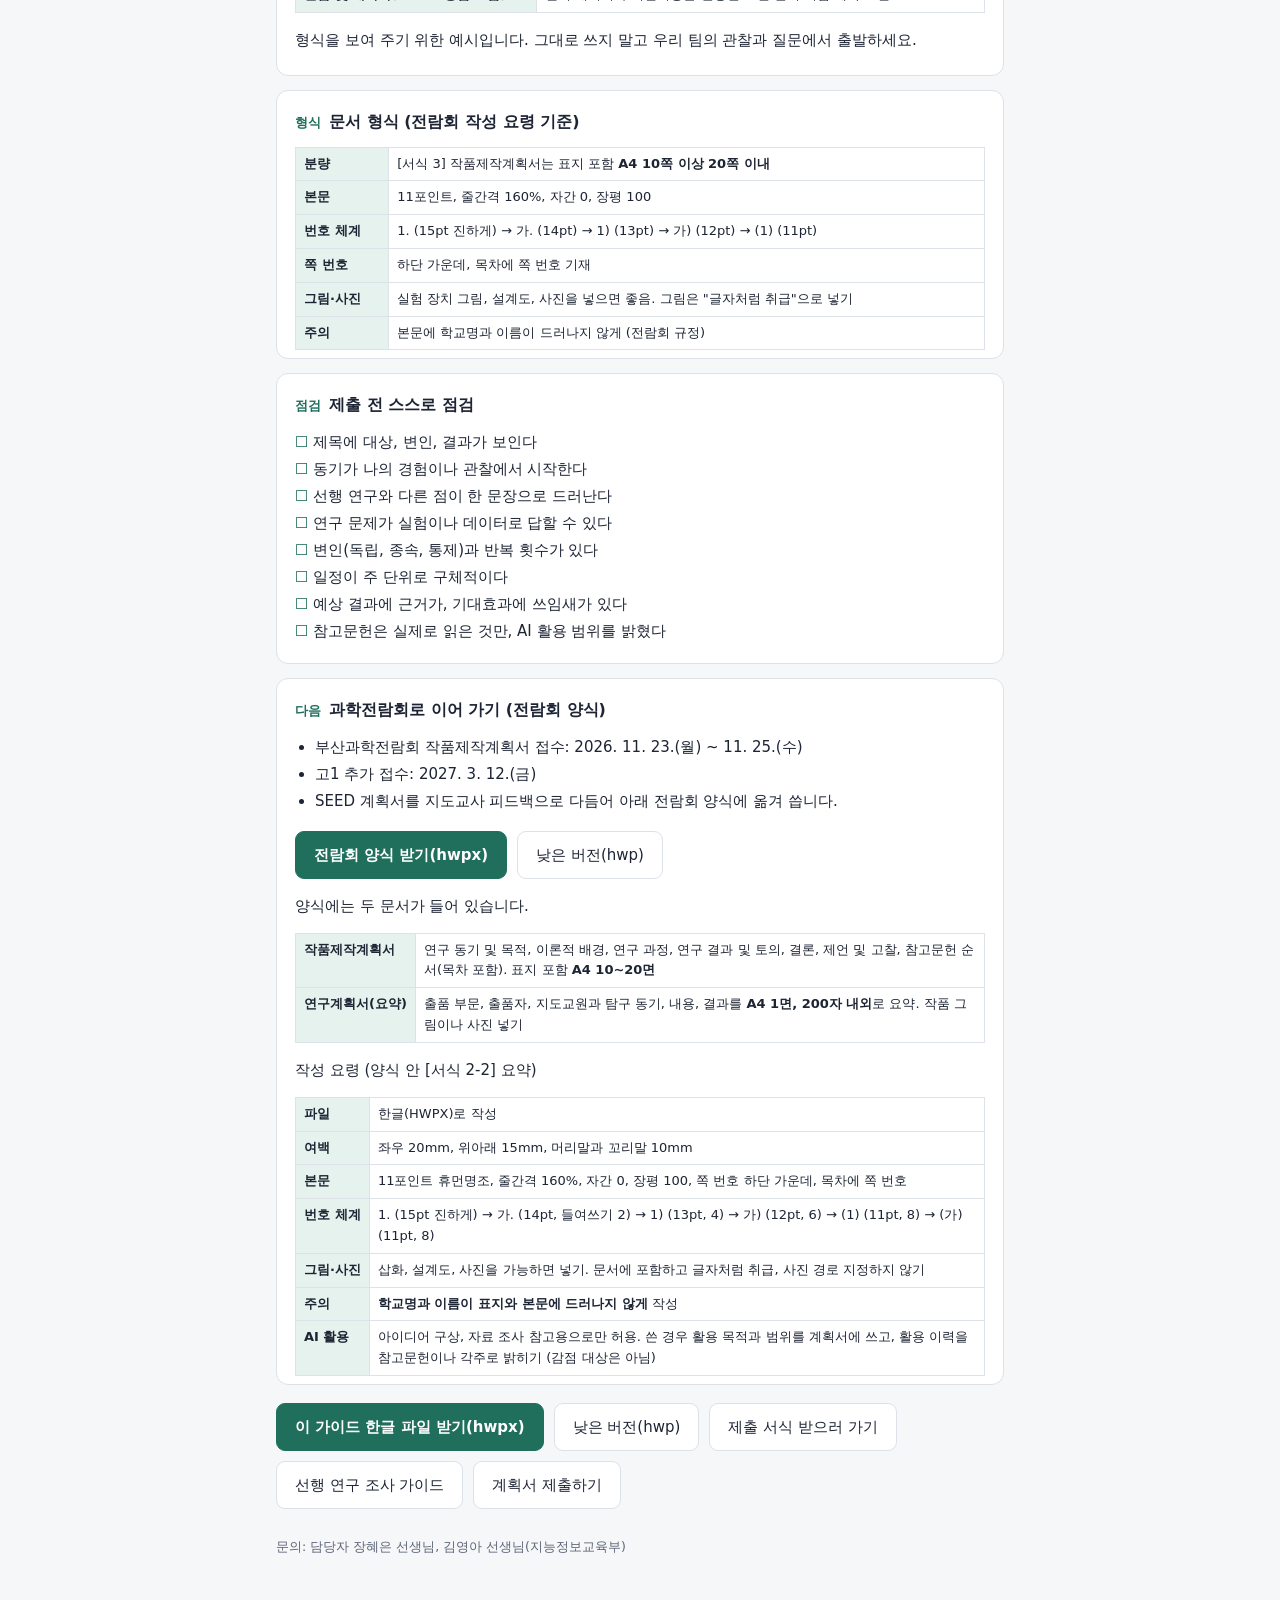
<file: plan.html>
<!doctype html>
<html lang="ko"><head><meta charset="utf-8">
<meta http-equiv="Content-Security-Policy" content="default-src 'none'; script-src 'self'; style-src 'self'; img-src 'self' data:; connect-src https://script.google.com https://script.googleusercontent.com; form-action 'none'; base-uri 'none'; object-src 'none'; manifest-src 'none'">
<meta name="referrer" content="no-referrer">
<meta name="robots" content="noindex,nofollow,noarchive">
<meta name="viewport" content="width=device-width,initial-scale=1">
<title>SEED 연구계획서 및 작품제작계획서 작성 가이드</title>
<link rel="icon" href="data:,">
<link rel="stylesheet" href="assets/common.css">
<script src="assets/config.js" defer></script>
<script src="assets/common.js" defer></script>
</head><body><div class="wrap">
<p class="muted"><a href="./">← SEED 제출 페이지 처음으로</a></p>
<header>
  <div class="kicker">2026학년도 제1회 SEED Conference</div>
  <h1>SEED 연구계획서 및 작품제작계획서 작성 가이드</h1>
  <p>부산과학전람회 작품제작계획서 작성 요령과 심사 기준을 바탕으로 만든 안내입니다. SEED 계획서를 잘 쓰면 그대로 과학전람회 계획서로 발전시킬 수 있습니다.</p>
</header>
<div class="notice"><b>제출 기한 11. 2.(월)</b> · 연구계획서 [서식 2], 작품제작계획서 [서식 3] · 예시 주제: 창문 여는 방식에 따른 교실 이산화탄소 농도 감소 속도 비교</div>
<div class="card"><h2><span class="step">기준</span>심사위원은 이 세 가지를 봅니다</h2><div class="tablewrap"><table><tbody><tr><th>창의성</th><td>남들이 해 보지 않은 질문이나 방법인가? 선행 연구와 무엇이 다른가?</td></tr><tr><th>타당성</th><td>목적, 방법, 예상 결과가 서로 맞물리는가? 근거 자료가 있는가?</td></tr><tr><th>실용성</th><td>결과가 어디에 쓰일 수 있는가? 기존 방식보다 무엇이 나아지는가?</td></tr></tbody></table></div><p class="hint">전람회 작품 심사는 여기에 노력도(탐구일지, 직접 참여 정도)가 더해집니다. 실험할 때마다 탐구일지를 남기세요.</p></div>
<div class="card"><h2><span class="step">1</span>연구 제목</h2><p>무엇을(대상), 어떤 조건에서(변인), 무엇을 알아보는지(결과)가 제목만 봐도 보이게 씁니다.</p><div class="ex bad"><b>나쁜 예</b>환기에 관한 연구</div><div class="ex good"><b>좋은 예</b>창문 여는 방식에 따른 교실 이산화탄소 농도 감소 속도 비교</div></div>
<div class="card"><h2><span class="step">2</span>연구 동기</h2><p>내가 직접 겪은 일이나 관찰에서 시작해 왜 궁금해졌는지 3~5문장으로 씁니다. &quot;평소 관심이 많아서&quot;로 끝내지 않습니다.</p><div class="ex bad"><b>나쁜 예</b>평소 환경 문제에 관심이 많아 이 연구를 하게 되었다.</div><div class="ex good"><b>좋은 예</b>6교시가 되면 졸리다는 친구가 많아 교실 공기를 측정해 보니 이산화탄소 농도가 2,000ppm을 넘었다. 쉬는 시간마다 창문을 열지만 어떤 방식으로 열어야 공기가 가장 빨리 바뀌는지는 아무도 알지 못했다.</div></div>
<div class="card"><h2><span class="step">3</span>선행 연구 고찰</h2><p>[서식 1]에서 읽은 논문 2편 이상을 근거로 &quot;이미 밝혀진 것&quot;과 &quot;아직 하지 않은 것&quot;을 나눠 씁니다. &quot;아직 하지 않은 것&quot;이 우리 연구의 창의성입니다.</p><div class="ex bad"><b>나쁜 예</b>환기에 관한 연구는 많이 있다.</div><div class="ex good"><b>좋은 예</b>선행 연구(저자, 연도)는 환기 횟수와 실내 이산화탄소 농도의 관계를 밝혔지만, 창문을 여는 위치(마주 보는 창, 한쪽 창)에 따른 차이는 다루지 않았다.</div></div>
<div class="card"><h2><span class="step">4</span>연구 목적과 연구 문제</h2><p>목적 1문장, 그리고 실험이나 데이터 분석으로 답할 수 있는 연구 문제 2~3개를 씁니다.</p><div class="ex bad"><b>나쁜 예</b>환기를 잘하는 방법을 알아본다.</div><div class="ex good"><b>좋은 예</b>연구 문제 1: 한쪽 창만 열 때와 마주 보는 창을 열 때, 농도가 1,000ppm 아래로 내려가는 시간은 얼마나 다른가?<br>연구 문제 2: 창문을 연 면적이 같을 때 여는 위치가 감소 속도에 영향을 주는가?</div></div>
<div class="card"><h2><span class="step">5</span>연구 방법</h2><p>다른 사람이 읽고 그대로 따라 할 수 있을 만큼 구체적으로 씁니다. 변인, 준비물, 측정 방법, 반복 횟수, 분석 방법을 꼭 넣습니다.</p><div class="ex bad"><b>나쁜 예</b>센서로 이산화탄소를 측정하여 비교한다.</div><div class="ex good"><b>좋은 예</b>독립 변인: 창문 여는 방식(3가지) / 종속 변인: 이산화탄소 농도(ppm), 1,000ppm까지 걸리는 시간 / 통제 변인: 교실, 인원, 연 면적, 측정 위치와 높이<br>측정: CO2 센서로 10초 간격 기록, 조건별 3회 반복<br>분석: 평균과 표준편차, 시간에 따른 꺾은선 그래프 비교</div></div>
<div class="card"><h2><span class="step">6</span>연구 일정</h2><p>주 단위 표로 씁니다. 날짜와 할 일이 한눈에 보여야 계획성과 노력도가 드러납니다.</p><div class="ex bad"><b>나쁜 예</b>11월~12월: 실험 및 분석</div><div class="ex good"><b>좋은 예</b>11월 1주 센서 보정 → 2주 예비 실험 → 3~4주 본 실험 → 12월 1주 데이터 분석 → 2주 보고서 작성</div></div>
<div class="card"><h2><span class="step">7</span>예상 결과와 기대효과</h2><p>&quot;~할 것으로 예상된다&quot;를 근거와 함께 쓰고, 결과가 어디에 쓰일지(실용성)를 구체적으로 적습니다.</p><div class="ex bad"><b>나쁜 예</b>좋은 결과가 나올 것으로 기대된다.</div><div class="ex good"><b>좋은 예</b>마주 보는 창을 열면 맞바람이 생겨 시간이 절반 이하로 줄 것으로 예상된다. 결과를 바탕으로 쉬는 시간 환기 안내문을 만들어 학교에 제안할 수 있다.</div></div>
<div class="card"><h2><span class="step">8</span>참고문헌과 AI 활용</h2><p>실제로 읽은 자료만 저자, 연도, 제목, 학술지 순서로 적습니다. 생성형 AI를 썼다면 무엇을 위해, 어디까지 썼는지 한두 줄로 밝힙니다.</p><div class="ex bad"><b>나쁜 예</b>AI가 알려 준 논문 목록을 그대로 붙여 넣음</div><div class="ex good"><b>좋은 예</b>(형식) 저자(연도). 논문 제목. 학술지명, 권(호), 쪽수.<br>AI 활용: 검색어 추천과 센서 오류 메시지 해석에 사용, 본문 작성에는 사용하지 않음</div></div>
<div class="card"><h2><span class="step">참고</span>분야별 예시 제목</h2><div class="tablewrap"><table><tbody><tr><th>물리</th><td>물체 표면의 요철 깊이에 따른 공기 저항 계수 변화 측정</td></tr><tr><th>화학</th><td>천연 지시약(적양배추, 블루베리)의 pH 범위별 색 변화 정밀도 비교</td></tr><tr><th>생물</th><td>빛의 파장에 따른 새싹 채소의 생장 속도와 엽록소 함량 비교</td></tr><tr><th>지구 및 환경</th><td>부산 연안 해수면 온도와 해파리 출현 신고 수의 관계 분석</td></tr><tr><th>산업 및 에너지(SW·IT 융합 포함)</th><td>센서 데이터와 머신러닝을 활용한 교실 환기 시점 예측 모델</td></tr></tbody></table></div><p class="hint">형식을 보여 주기 위한 예시입니다. 그대로 쓰지 말고 우리 팀의 관찰과 질문에서 출발하세요.</p></div>
<div class="card"><h2><span class="step">형식</span>문서 형식 (전람회 작성 요령 기준)</h2><div class="tablewrap"><table><tbody><tr><th>분량</th><td>[서식 3] 작품제작계획서는 표지 포함 <b>A4 10쪽 이상 20쪽 이내</b></td></tr><tr><th>본문</th><td>11포인트, 줄간격 160%, 자간 0, 장평 100</td></tr><tr><th>번호 체계</th><td>1. (15pt 진하게) → 가. (14pt) → 1) (13pt) → 가) (12pt) → (1) (11pt)</td></tr><tr><th>쪽 번호</th><td>하단 가운데, 목차에 쪽 번호 기재</td></tr><tr><th>그림·사진</th><td>실험 장치 그림, 설계도, 사진을 넣으면 좋음. 그림은 &quot;글자처럼 취급&quot;으로 넣기</td></tr><tr><th>주의</th><td>본문에 학교명과 이름이 드러나지 않게 (전람회 규정)</td></tr></tbody></table></div></div>
<div class="card"><h2><span class="step">점검</span>제출 전 스스로 점검</h2><ul class="checks"><li>제목에 대상, 변인, 결과가 보인다</li><li>동기가 나의 경험이나 관찰에서 시작한다</li><li>선행 연구와 다른 점이 한 문장으로 드러난다</li><li>연구 문제가 실험이나 데이터로 답할 수 있다</li><li>변인(독립, 종속, 통제)과 반복 횟수가 있다</li><li>일정이 주 단위로 구체적이다</li><li>예상 결과에 근거가, 기대효과에 쓰임새가 있다</li><li>참고문헌은 실제로 읽은 것만, AI 활용 범위를 밝혔다</li></ul></div>
<div class="card" id="fair"><h2><span class="step">다음</span>과학전람회로 이어 가기 (전람회 양식)</h2>
  <ul><li>부산과학전람회 작품제작계획서 접수: 2026. 11. 23.(월) ~ 11. 25.(수)</li><li>고1 추가 접수: 2027. 3. 12.(금)</li><li>SEED 계획서를 지도교사 피드백으로 다듬어 아래 전람회 양식에 옮겨 씁니다.</li></ul>
  <div class="actions"><a class="btn primary" href="forms/seed-fair-plan.hwpx" download="[전람회 양식] 연구계획서 및 작품제작계획서.hwpx">전람회 양식 받기(hwpx)</a><a class="btn" href="forms/seed-fair-plan.hwp" download="[전람회 양식] 연구계획서 및 작품제작계획서.hwp">낮은 버전(hwp)</a></div>
  <p>양식에는 두 문서가 들어 있습니다.</p>
  <div class="tablewrap"><table><tbody>
    <tr><th>작품제작계획서</th><td>연구 동기 및 목적, 이론적 배경, 연구 과정, 연구 결과 및 토의, 결론, 제언 및 고찰, 참고문헌 순서(목차 포함). 표지 포함 <b>A4 10~20면</b></td></tr>
    <tr><th>연구계획서(요약)</th><td>출품 부문, 출품자, 지도교원과 탐구 동기, 내용, 결과를 <b>A4 1면, 200자 내외</b>로 요약. 작품 그림이나 사진 넣기</td></tr>
  </tbody></table></div>
  <p>작성 요령 (양식 안 [서식 2-2] 요약)</p>
  <div class="tablewrap"><table><tbody>
    <tr><th>파일</th><td>한글(HWPX)로 작성</td></tr>
    <tr><th>여백</th><td>좌우 20mm, 위아래 15mm, 머리말과 꼬리말 10mm</td></tr>
    <tr><th>본문</th><td>11포인트 휴먼명조, 줄간격 160%, 자간 0, 장평 100, 쪽 번호 하단 가운데, 목차에 쪽 번호</td></tr>
    <tr><th>번호 체계</th><td>1. (15pt 진하게) → 가. (14pt, 들여쓰기 2) → 1) (13pt, 4) → 가) (12pt, 6) → (1) (11pt, 8) → (가) (11pt, 8)</td></tr>
    <tr><th>그림·사진</th><td>삽화, 설계도, 사진을 가능하면 넣기. 문서에 포함하고 글자처럼 취급, 사진 경로 지정하지 않기</td></tr>
    <tr><th>주의</th><td><b>학교명과 이름이 표지와 본문에 드러나지 않게</b> 작성</td></tr>
    <tr><th>AI 활용</th><td>아이디어 구상, 자료 조사 참고용으로만 허용. 쓴 경우 활용 목적과 범위를 계획서에 쓰고, 활용 이력을 참고문헌이나 각주로 밝히기 (감점 대상은 아님)</td></tr>
  </tbody></table></div>
</div>
<div class="actions"><a class="btn primary" href="forms/seed-plan-guide.hwpx" download="SEED_연구계획서_작품제작계획서_작성가이드.hwpx">이 가이드 한글 파일 받기(hwpx)</a><a class="btn" href="forms/seed-plan-guide.hwp" download="SEED_연구계획서_작품제작계획서_작성가이드.hwp">낮은 버전(hwp)</a><a class="btn" href="./">제출 서식 받으러 가기</a><a class="btn" href="guide.html">선행 연구 조사 가이드</a><a class="btn" href="submit.html">계획서 제출하기</a></div>
<footer>문의: 담당자 장혜은 선생님, 김영아 선생님(지능정보교육부)</footer>
</div></body></html>
</file>
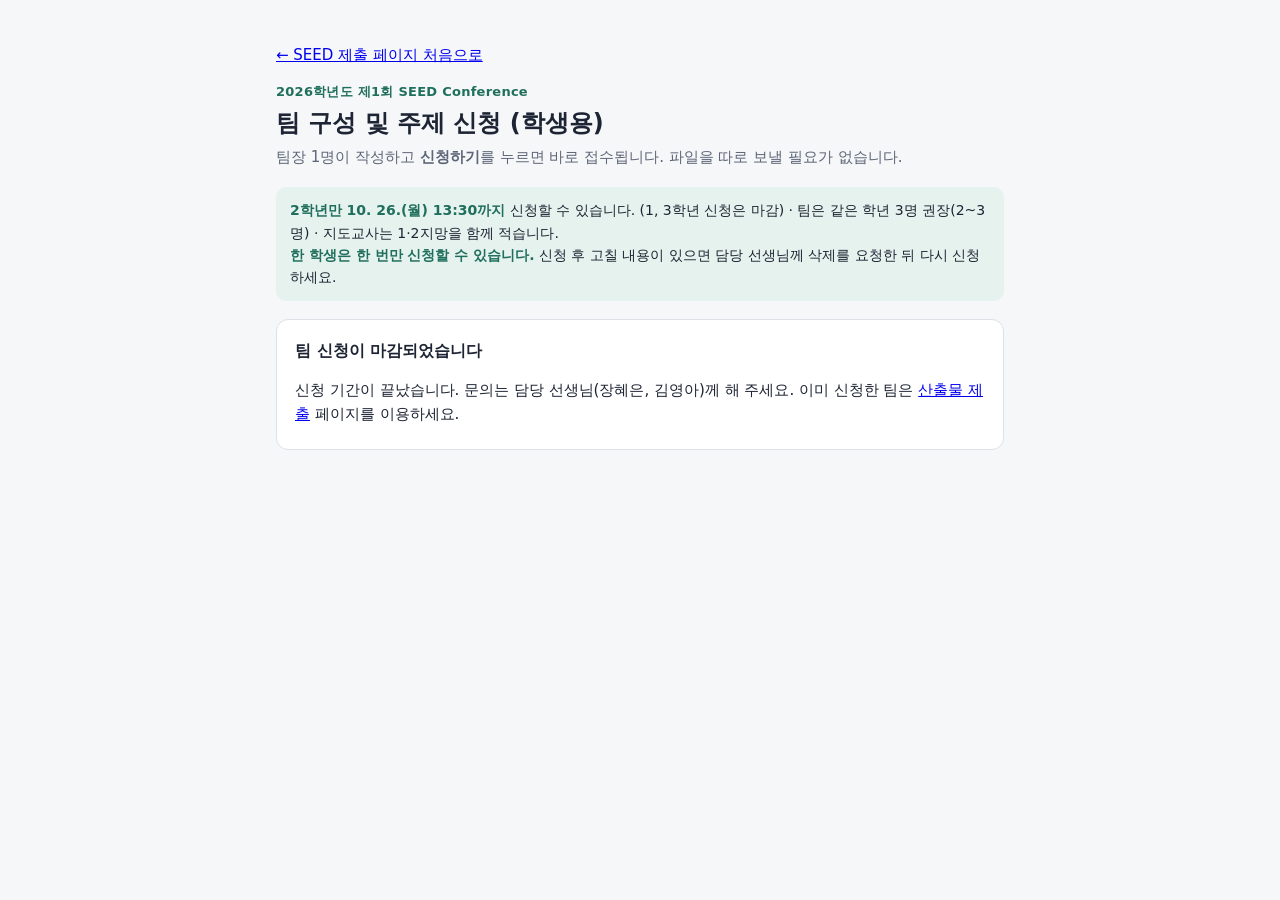
<file: student.html>
<!doctype html>
<html lang="ko"><head><meta charset="utf-8">
<meta http-equiv="Content-Security-Policy" content="default-src 'none'; script-src 'self'; style-src 'self'; img-src 'self' data:; connect-src https://script.google.com https://script.googleusercontent.com; form-action 'none'; base-uri 'none'; object-src 'none'; manifest-src 'none'">
<meta name="referrer" content="no-referrer">
<meta name="robots" content="noindex,nofollow,noarchive">
<meta name="viewport" content="width=device-width,initial-scale=1">
<title>SEED 팀 신청</title>
<link rel="icon" href="data:,">
<link rel="stylesheet" href="assets/common.css">
<script src="assets/config.js" defer></script>
<script src="assets/common.js" defer></script>
<script src="assets/student.js" defer></script>
</head><body><div class="wrap">
<p class="muted"><a href="./">← SEED 제출 페이지 처음으로</a></p>
<header>
  <div class="kicker">2026학년도 제1회 SEED Conference</div>
  <h1>팀 구성 및 주제 신청 (학생용)</h1>
  <p>팀장 1명이 작성하고 <b>신청하기</b>를 누르면 바로 접수됩니다. 파일을 따로 보낼 필요가 없습니다.</p>
</header>
<div class="notice">
  <b>2학년만 10. 26.(월) 13:30까지</b> 신청할 수 있습니다. (1, 3학년 신청은 마감) · 팀은 같은 학년 3명 권장(2~3명) · 지도교사는 1·2지망을 함께 적습니다.<br>
  <b>한 학생은 한 번만 신청할 수 있습니다.</b> 신청 후 고칠 내용이 있으면 담당 선생님께 삭제를 요청한 뒤 다시 신청하세요.
</div>
<div class="card hidden" id="closed"><h2>팀 신청이 마감되었습니다</h2><p>신청 기간이 끝났습니다. 문의는 담당 선생님(장혜은, 김영아)께 해 주세요. 이미 신청한 팀은 <a href="submit.html">산출물 제출</a> 페이지를 이용하세요.</p></div>
<form id="f" novalidate>
<div class="card"><h2><span class="step">1</span>연구 정보</h2>
  <div class="grid2">
    <div class="field"><label for="grade">학년<span class="req">*</span></label>
      <select id="grade"><option value="">선택</option><option value="1">1</option><option value="2">2</option><option value="3">3</option></select></div>
    <div class="field"><label for="area">연구 분야<span class="req">*</span></label>
      <select id="area"><option value="">선택</option><option>물리</option><option>화학</option><option>생물</option><option>지구 및 환경</option><option value="산업 및 에너지">산업 및 에너지(SW·IT 융합 포함)</option></select>
      <div class="hint">과학전람회와 같은 부문입니다. 정보·AI 등 SW·IT를 활용한 주제는 「산업 및 에너지(SW·IT 융합 포함)」을 선택하세요. 수학 주제는 연구 방법에 맞는 부문을 지도교사와 상의해 고르세요.</div></div>
  </div>
  <div class="field"><label for="topic">연구 주제(가제)<span class="req">*</span></label>
    <input type="text" id="topic" maxlength="100" placeholder="예) 해수 염분 농도에 따른 ○○의 변화"></div>
  <div class="field"><label for="question">연구 질문 또는 탐구 동기 (1~3문장)<span class="req">*</span></label>
    <textarea id="question" maxlength="500" placeholder="어떤 현상에서 출발했고, 무엇을 알아보고 싶은지 적어 주세요."></textarea></div>
</div>
<div class="card"><h2><span class="step">2</span>팀원</h2>
  <div class="row"><span class="tag">팀장<span class="req">*</span></span><input type="text" id="s1" inputmode="numeric" maxlength="4" placeholder="학번 4자리"><input type="text" id="n1" maxlength="10" placeholder="이름"></div>
  <div class="row"><span class="tag">팀원<span class="req">*</span></span><input type="text" id="s2" inputmode="numeric" maxlength="4" placeholder="학번 4자리"><input type="text" id="n2" maxlength="10" placeholder="이름"></div>
  <div class="row"><span class="tag">팀원(선택)</span><input type="text" id="s3" inputmode="numeric" maxlength="4" placeholder="학번 4자리"><input type="text" id="n3" maxlength="10" placeholder="이름"></div>
  <div class="field"><div class="hint">학번 예) 1학년 2반 11번 → 1211 · 1학년은 학적 명단과 학번·이름이 맞아야 신청됩니다.</div></div>
</div>
<div class="card"><h2><span class="step">3</span>희망 지도교사</h2>
  <div class="grid2">
    <div class="field"><label for="t1">1지망<span class="req">*</span></label><input type="text" id="t1" maxlength="10" placeholder="선생님 성함"></div>
    <div class="field"><label for="t2">2지망</label><input type="text" id="t2" maxlength="10" placeholder="선생님 성함"></div>
  </div>
  <div class="field"><label for="memo">비고</label><input type="text" id="memo" maxlength="200" placeholder="사전 상담 여부 등 (선택)"></div>
</div>
<div class="card hidden" id="confirm"><h2>이대로 신청할까요?</h2>
  <div id="preview"></div>
  <p class="muted">신청 후에는 직접 고칠 수 없습니다.</p>
  <div class="actions"><button type="button" class="primary" id="go">네, 신청합니다</button><button type="button" id="back">다시 고치기</button></div>
</div>
<div class="actions" id="mainActions"><button type="submit" class="primary">신청하기</button></div>
<div id="msg" class="msg" role="status"></div>
</form>
<div class="card hidden" id="done">
  <h2>신청이 접수되었습니다</h2>
  <p>팀 코드 <b class="code" id="code"></b></p>
  <p>이 팀 코드는 <b>산출물을 제출할 때 꼭 필요</b>합니다. 지금 사진을 찍거나 적어 두고 팀원과 공유하세요.<br>팀 코드를 잃어버리면 담당 선생님께 문의하세요.</p>
  <p class="muted" id="doneInfo"></p>
  <div class="actions"><a class="btn primary" href="submit.html">산출물 제출 페이지로</a><a class="btn" href="./">처음으로</a></div>
</div>
</div></body></html>
</file>
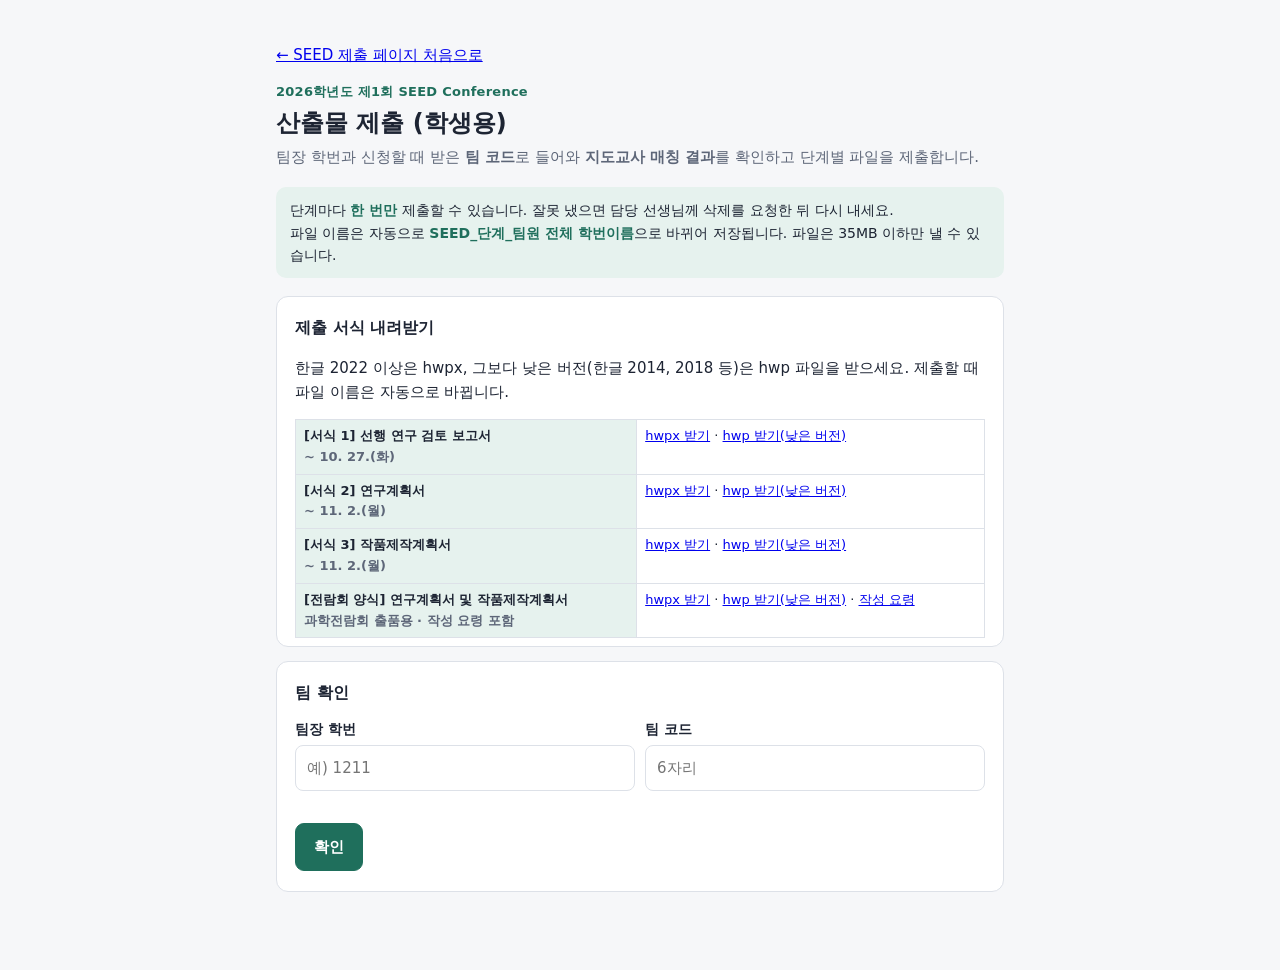
<file: submit.html>
<!doctype html>
<html lang="ko"><head><meta charset="utf-8">
<meta http-equiv="Content-Security-Policy" content="default-src 'none'; script-src 'self'; style-src 'self'; img-src 'self' data:; connect-src https://script.google.com https://script.googleusercontent.com; form-action 'none'; base-uri 'none'; object-src 'none'; manifest-src 'none'">
<meta name="referrer" content="no-referrer">
<meta name="robots" content="noindex,nofollow,noarchive">
<meta name="viewport" content="width=device-width,initial-scale=1">
<title>SEED 산출물 제출</title>
<link rel="icon" href="data:,">
<link rel="stylesheet" href="assets/common.css">
<script src="assets/config.js" defer></script>
<script src="assets/common.js" defer></script>
<script src="assets/submit.js" defer></script>
</head><body><div class="wrap">
<p class="muted"><a href="./">← SEED 제출 페이지 처음으로</a></p>
<header>
  <div class="kicker">2026학년도 제1회 SEED Conference</div>
  <h1>산출물 제출 (학생용)</h1>
  <p>팀장 학번과 신청할 때 받은 <b>팀 코드</b>로 들어와 <b>지도교사 매칭 결과</b>를 확인하고 단계별 파일을 제출합니다.</p>
</header>
<div class="notice">
  단계마다 <b>한 번만</b> 제출할 수 있습니다. 잘못 냈으면 담당 선생님께 삭제를 요청한 뒤 다시 내세요.<br>
  파일 이름은 자동으로 <b>SEED_단계_팀원 전체 학번이름</b>으로 바뀌어 저장됩니다. 파일은 35MB 이하만 낼 수 있습니다.
</div>
<div class="card"><h2>제출 서식 내려받기</h2>
  <p class="hint">한글 2022 이상은 hwpx, 그보다 낮은 버전(한글 2014, 2018 등)은 hwp 파일을 받으세요. 제출할 때 파일 이름은 자동으로 바뀝니다.</p>
  <div class="tablewrap"><table><tbody>
    <tr><th>[서식 1] 선행 연구 검토 보고서<br><span class="muted">~ 10. 27.(화)</span></th><td><a href="forms/seed-form1.hwpx" download="[서식1] SEED_선행연구검토보고서.hwpx">hwpx 받기</a> · <a href="forms/seed-form1.hwp" download="[서식1] SEED_선행연구검토보고서.hwp">hwp 받기(낮은 버전)</a></td></tr>
    <tr><th>[서식 2] 연구계획서<br><span class="muted">~ 11. 2.(월)</span></th><td><a href="forms/seed-form2.hwpx" download="[서식2] SEED_연구계획서.hwpx">hwpx 받기</a> · <a href="forms/seed-form2.hwp" download="[서식2] SEED_연구계획서.hwp">hwp 받기(낮은 버전)</a></td></tr>
    <tr><th>[서식 3] 작품제작계획서<br><span class="muted">~ 11. 2.(월)</span></th><td><a href="forms/seed-form3.hwpx" download="[서식3] SEED_작품제작계획서.hwpx">hwpx 받기</a> · <a href="forms/seed-form3.hwp" download="[서식3] SEED_작품제작계획서.hwp">hwp 받기(낮은 버전)</a></td></tr>
    <tr><th>[전람회 양식] 연구계획서 및 작품제작계획서<br><span class="muted">과학전람회 출품용 · 작성 요령 포함</span></th><td><a href="forms/seed-fair-plan.hwpx" download="[전람회 양식] 연구계획서 및 작품제작계획서.hwpx">hwpx 받기</a> · <a href="forms/seed-fair-plan.hwp" download="[전람회 양식] 연구계획서 및 작품제작계획서.hwp">hwp 받기(낮은 버전)</a> · <a href="plan.html#fair">작성 요령</a></td></tr>
  </tbody></table></div>
</div>
<form id="login" class="card" novalidate><h2>팀 확인</h2>
  <div class="grid2">
    <div class="field"><label for="lid">팀장 학번</label><input type="text" id="lid" inputmode="numeric" maxlength="4" placeholder="예) 1211" autocomplete="off"></div>
    <div class="field"><label for="code">팀 코드</label><input type="text" id="code" maxlength="6" placeholder="6자리" autocomplete="off"></div>
  </div>
  <div class="actions"><button type="submit" class="primary" id="enter">확인</button></div>
  <div id="lmsg" class="msg" role="status"></div>
</form>
<div id="team" class="hidden">
  <div class="card"><h2>우리 팀</h2><div id="teamInfo"></div></div>
  <div class="card"><h2>단계별 제출</h2><div id="stages"></div><div id="smsg" class="msg" role="status"></div></div>
  <div class="actions"><button type="button" id="out">나가기</button></div>
</div>
</div></body></html>
</file>
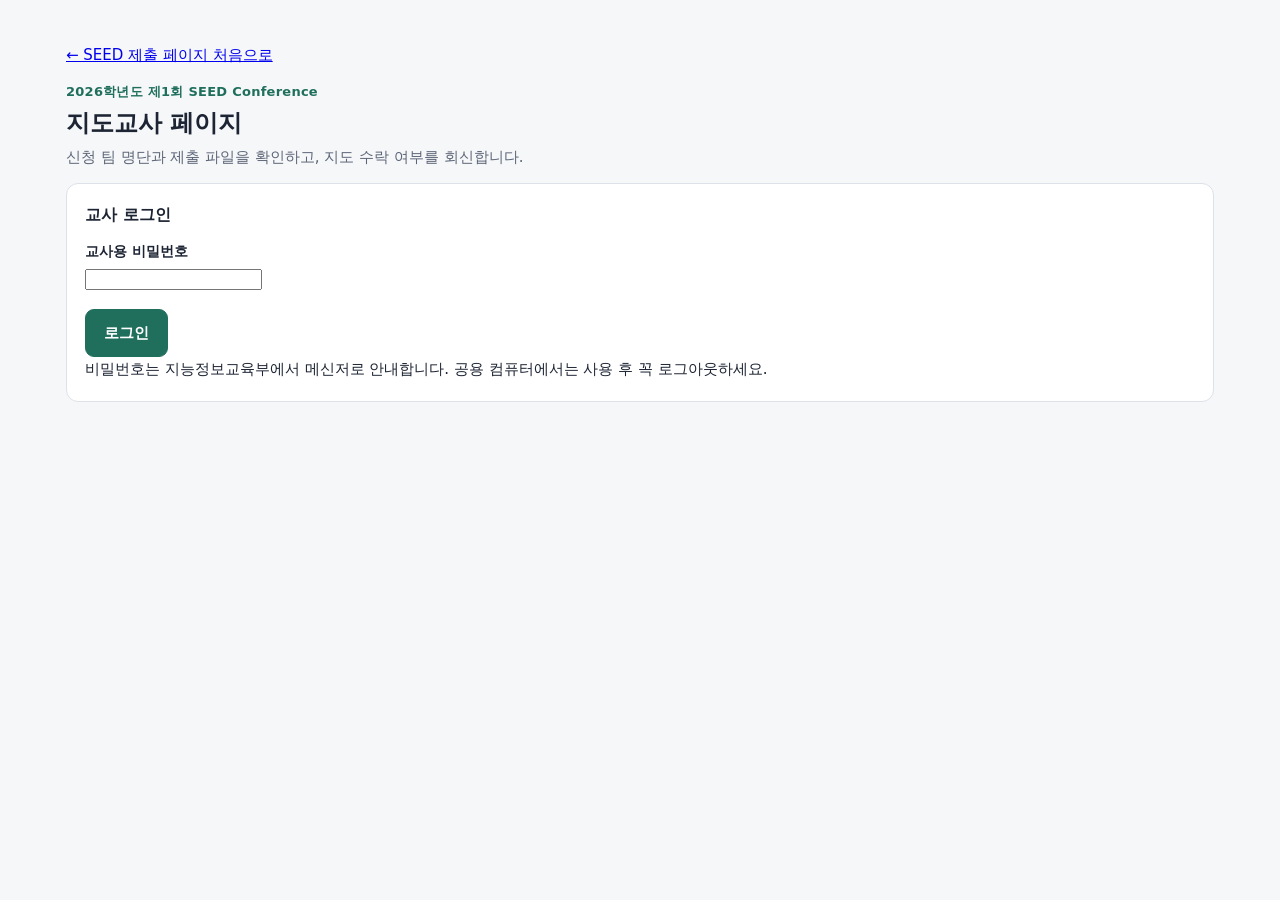
<file: teacher.html>
<!doctype html>
<html lang="ko"><head><meta charset="utf-8">
<meta http-equiv="Content-Security-Policy" content="default-src 'none'; script-src 'self'; style-src 'self'; img-src 'self' data:; connect-src https://script.google.com https://script.googleusercontent.com; form-action 'none'; base-uri 'none'; object-src 'none'; manifest-src 'none'">
<meta name="referrer" content="no-referrer">
<meta name="robots" content="noindex,nofollow,noarchive">
<meta name="viewport" content="width=device-width,initial-scale=1">
<title>SEED 지도교사</title>
<link rel="icon" href="data:,">
<link rel="stylesheet" href="assets/common.css">
<script src="assets/config.js" defer></script>
<script src="assets/common.js" defer></script>
<script src="assets/dash.js" defer></script>
<script src="assets/teacher.js" defer></script>
</head><body><div class="wrap wide">
<p class="muted"><a href="./">← SEED 제출 페이지 처음으로</a></p>
<header>
  <div class="kicker">2026학년도 제1회 SEED Conference</div>
  <h1>지도교사 페이지</h1>
  <p>신청 팀 명단과 제출 파일을 확인하고, 지도 수락 여부를 회신합니다.</p>
</header>
<form id="login" class="card" novalidate><h2>교사 로그인</h2>
  <div class="field"><label for="pw">교사용 비밀번호</label><input type="password" id="pw" autocomplete="current-password"></div>
  <div class="actions"><button type="submit" class="primary" id="enter">로그인</button></div>
  <div class="hint">비밀번호는 지능정보교육부에서 메신저로 안내합니다. 공용 컴퓨터에서는 사용 후 꼭 로그아웃하세요.</div>
  <div id="lmsg" class="msg" role="status"></div>
</form>
<div id="app" class="hidden">
  <div class="tabs"><button type="button" class="tab on" data-tab="list">학생 명단·제출 현황</button><button type="button" class="tab" data-tab="reply">지도 수락 회신</button><button type="button" id="logout" class="right">로그아웃</button></div>
  <section id="tab-list">
    <div class="filters">
      <select id="fArea"><option value="">전체 분야</option></select>
      <input type="text" id="fMe" maxlength="10" placeholder="내 이름(내가 수락한 팀만 보기)">
      <input type="text" id="fQ" maxlength="20" placeholder="학번·이름·주제 검색">
      <button type="button" id="reload">새로고침</button>
    </div>
    <div class="stats" id="stats"></div>
    <div class="tablewrap" id="teams"></div>
    <div class="card"><h2>1학년 반별 신청 현황 · 미신청 학생</h2><div id="classes"></div></div>
    <div id="dmsg" class="msg" role="status"></div>
  </section>
  <section id="tab-reply" class="hidden">
    <form id="rf" class="card" novalidate><h2>지도 수락 회신</h2>
      <div class="notice">수락할 팀 수에 제한이 없습니다. <b>이미 회신하셨어도</b> 같은 성함으로 다시 회신하면 새로 고른 팀이 <b>추가</b>됩니다. 이미 수락한 팀을 빼야 할 때는 담당 선생님께 요청하세요.</div>
      <div class="grid2">
        <div class="field"><label for="tname">성함<span class="req">*</span></label><input type="text" id="tname" maxlength="10"></div>
        <div class="field"><label for="subject">담당 교과<span class="req">*</span></label><input type="text" id="subject" maxlength="20" placeholder="예) 화학"></div>
      </div>
      <div class="field"><label for="tarea">지도 분야<span class="req">*</span></label><select id="tarea"><option value="">선택</option></select></div>
      <div class="field"><label>수락할 팀</label>
        <div id="accs"></div>
        <div class="actions mt8"><button type="button" id="addAcc">+ 팀 추가</button></div>
        <div id="mine" class="hint"></div>
        <div class="hint">목록은 신청 순서대로입니다. 나를 1·2지망으로 적은 팀은 ★, 이미 다른 선생님이 수락한 팀은 (수락됨)으로 표시됩니다(성함 입력 후).</div></div>
      <div class="field"><label>추가 배정 가능 여부<span class="req">*</span></label>
        <div class="radios"><label><input type="radio" name="extra" value="가능"> 가능</label><label><input type="radio" name="extra" value="불가"> 불가</label></div></div>
      <div class="field"><label>11. 5.(목) 6, 7교시 심사 참여<span class="req">*</span></label>
        <div class="radios"><label><input type="radio" name="judge" value="가능"> 가능</label><label><input type="radio" name="judge" value="불가"> 불가</label></div></div>
      <div class="field"><label for="rmemo">비고</label><input type="text" id="rmemo" maxlength="200"></div>
      <div class="actions"><button type="submit" class="primary" id="rsend">회신하기</button></div>
      <div id="rmsg" class="msg" role="status"></div>
    </form>
    <div class="card"><h2>회신 현황</h2><div class="tablewrap" id="replies"></div></div>
  </section>
</div>
</div></body></html>
</file>
<file: assets/common.css>
:root{--bg:#f6f7f9;--card:#fff;--ink:#1d2433;--muted:#5d6678;--line:#dde1e8;--accent:#1f6f5c;--accent-ink:#fff;--accent-soft:#e6f2ee;--warn:#b4561a;--warn-soft:#fdf1e7;--err:#b42318;--ok:#1f6f5c}
@media (prefers-color-scheme:dark){:root{--bg:#14171c;--card:#1d2128;--ink:#e8ebf0;--muted:#a3abb9;--line:#323844;--accent:#4fb79a;--accent-ink:#0e1512;--accent-soft:#1d322c;--warn:#f0a36b;--warn-soft:#3a2a1d;--err:#ff8a7f;--ok:#4fb79a}}
*{box-sizing:border-box}
body{margin:0;background:var(--bg);color:var(--ink);font-family:"Pretendard","Apple SD Gothic Neo","Malgun Gothic","맑은 고딕",system-ui,sans-serif;font-size:15px;line-height:1.6}
.wrap{max-width:760px;margin:0 auto;padding:28px 16px 64px}
header .kicker{font-size:13px;color:var(--accent);font-weight:700;letter-spacing:.02em}
header h1{font-size:24px;margin:4px 0 6px;line-height:1.35}
header p{margin:0;color:var(--muted)}
.notice{background:var(--accent-soft);border-radius:10px;padding:12px 14px;margin:18px 0;font-size:14px}
.notice b{color:var(--accent)}
.card{background:var(--card);border:1px solid var(--line);border-radius:12px;padding:18px 18px 8px;margin:14px 0}
.card h2{font-size:16px;margin:0 0 12px;display:flex;gap:8px;align-items:baseline}
.card h2 .step{color:var(--accent);font-size:13px}
.field{margin-bottom:14px}
.field label{display:block;font-weight:600;font-size:14px;margin-bottom:5px}
.field .hint{font-size:12.5px;color:var(--muted);margin-top:4px}
.req{color:var(--err);margin-left:2px}
input[type=text],select,textarea{width:100%;padding:10px 11px;border:1px solid var(--line);border-radius:8px;background:var(--card);color:var(--ink);font:inherit}
textarea{min-height:76px;resize:vertical}
input:focus,select:focus,textarea:focus{outline:2px solid var(--accent);outline-offset:-1px;border-color:transparent}
.invalid{border-color:var(--err)!important;background:var(--warn-soft)!important}
.row{display:grid;grid-template-columns:110px 1fr 1fr;gap:8px;align-items:center;margin-bottom:8px}
.row .tag{font-size:13px;font-weight:600;color:var(--muted)}
.grid2{display:grid;grid-template-columns:1fr 1fr;gap:10px}
.radios{display:flex;gap:16px;flex-wrap:wrap}
.radios label{font-weight:500;display:flex;gap:6px;align-items:center}
.actions{display:flex;gap:10px;flex-wrap:wrap;margin-top:18px}
button{font:inherit;border-radius:9px;padding:11px 18px;border:1px solid var(--line);background:var(--card);color:var(--ink);cursor:pointer}
button.primary{background:var(--accent);color:var(--accent-ink);border-color:var(--accent);font-weight:700}
button:hover{filter:brightness(.97)}
.msg{margin-top:12px;font-size:14px;white-space:pre-line}
.msg.err{color:var(--err)}.msg.ok{color:var(--ok)}
footer{margin-top:28px;font-size:12.5px;color:var(--muted)}
table{border-collapse:collapse;width:100%;font-size:13px}
th,td{border:1px solid var(--line);padding:6px 8px;text-align:left;vertical-align:top}
th{background:var(--accent-soft);white-space:nowrap}
.tablewrap{overflow-x:auto}
@media (max-width:560px){.row{grid-template-columns:1fr 1fr}.row .tag{grid-column:1/-1}.grid2{grid-template-columns:1fr}}
/* 공통 추가 */
.wrap.wide{max-width:1180px}
.muted{color:var(--muted)}
.mt8{margin-top:8px}
.hidden{display:none!important}
a.btn{display:inline-block;text-decoration:none;font:inherit;border-radius:9px;padding:11px 18px;border:1px solid var(--line);background:var(--card);color:var(--ink)}
a.btn.primary{background:var(--accent);color:var(--accent-ink);border-color:var(--accent);font-weight:700}
button:disabled{opacity:.6;cursor:default}
.code{font-family:ui-monospace,Consolas,monospace;letter-spacing:.12em}
#code.code,b.code{font-size:30px;color:var(--accent);padding:0 6px}
.stats{display:flex;gap:10px;flex-wrap:wrap;margin:14px 0}
.stat{background:var(--card);border:1px solid var(--line);border-radius:10px;padding:10px 14px;min-width:120px}
.stat b{display:block;font-size:22px}
.stat span{font-size:12.5px;color:var(--muted)}
.stage{border-top:1px solid var(--line);padding:12px 0}
.stage:first-child{border-top:0;padding-top:0}
.stage-head b{font-size:15px}
.stage .ok{color:var(--ok);font-size:14px;margin-top:4px;word-break:break-all}
.upl{display:flex;gap:8px;align-items:center;flex-wrap:wrap;margin-top:6px}
.upl input[type=file]{flex:1;min-width:200px;font:inherit;font-size:14px}
.tabs{display:flex;gap:8px;flex-wrap:wrap;margin:18px 0 8px}
.tab.on{background:var(--accent-soft);border-color:var(--accent);color:var(--accent);font-weight:700}
.right{margin-left:auto}
.filters{display:flex;gap:8px;flex-wrap:wrap;margin:10px 0}
.filters select,.filters input{width:auto;flex:1;min-width:150px}
button.mini{padding:4px 9px;font-size:12.5px;border-radius:7px;margin:2px 0;display:block}
button.danger{color:var(--err);border-color:var(--err)}
.tiny{font-size:11.5px;color:var(--muted)}
td.good{color:var(--ok);font-weight:600}
td.warnc{color:var(--warn);font-weight:600}
.big{display:grid;grid-template-columns:repeat(5,1fr);gap:12px;margin:18px 0}
.big .stat b{font-size:34px}
.board{align-items:start}
.bar{margin:10px 0}
.bl{display:flex;justify-content:space-between;font-size:14px;margin-bottom:4px}
.track{height:12px;background:var(--accent-soft);border-radius:6px;overflow:hidden}
.fill{height:100%;background:var(--accent);border-radius:6px;width:0;transition:width .4s}
.links{display:grid;grid-template-columns:1fr 1fr;gap:14px;margin:18px 0}
.links a{display:block;text-decoration:none;color:var(--ink);background:var(--card);border:1px solid var(--line);border-radius:12px;padding:18px}
.links a:hover{border-color:var(--accent)}
.links a b{display:block;font-size:17px;margin-bottom:4px;color:var(--accent)}
.links a span{font-size:14px;color:var(--muted)}
.card th{white-space:nowrap}
@media (max-width:700px){.links{grid-template-columns:1fr}.big{grid-template-columns:1fr 1fr}}
table.cls td{min-width:110px}
table.cls tr.sum td,table.cls tr.sum th{font-weight:700;background:var(--accent-soft)}
#classes td:first-child{white-space:nowrap}
.links a.wide{grid-column:1/-1;background:var(--accent-soft);border-color:var(--accent)}
.card ul,.card ol{margin:0 0 12px;padding-left:20px}
.card li{margin:3px 0}
.card th a{color:var(--accent);font-weight:700}
.ex{border-radius:8px;padding:10px 12px;margin:8px 0;font-size:14px}
.ex b{display:block;font-size:12.5px;margin-bottom:2px}
.ex.bad{background:var(--warn-soft)}
.ex.bad b{color:var(--warn)}
.ex.good{background:var(--accent-soft)}
.ex.good b{color:var(--accent)}
ul.checks{list-style:none;padding-left:0}
ul.checks li:before{content:"\2610  ";color:var(--accent)}
</file>
